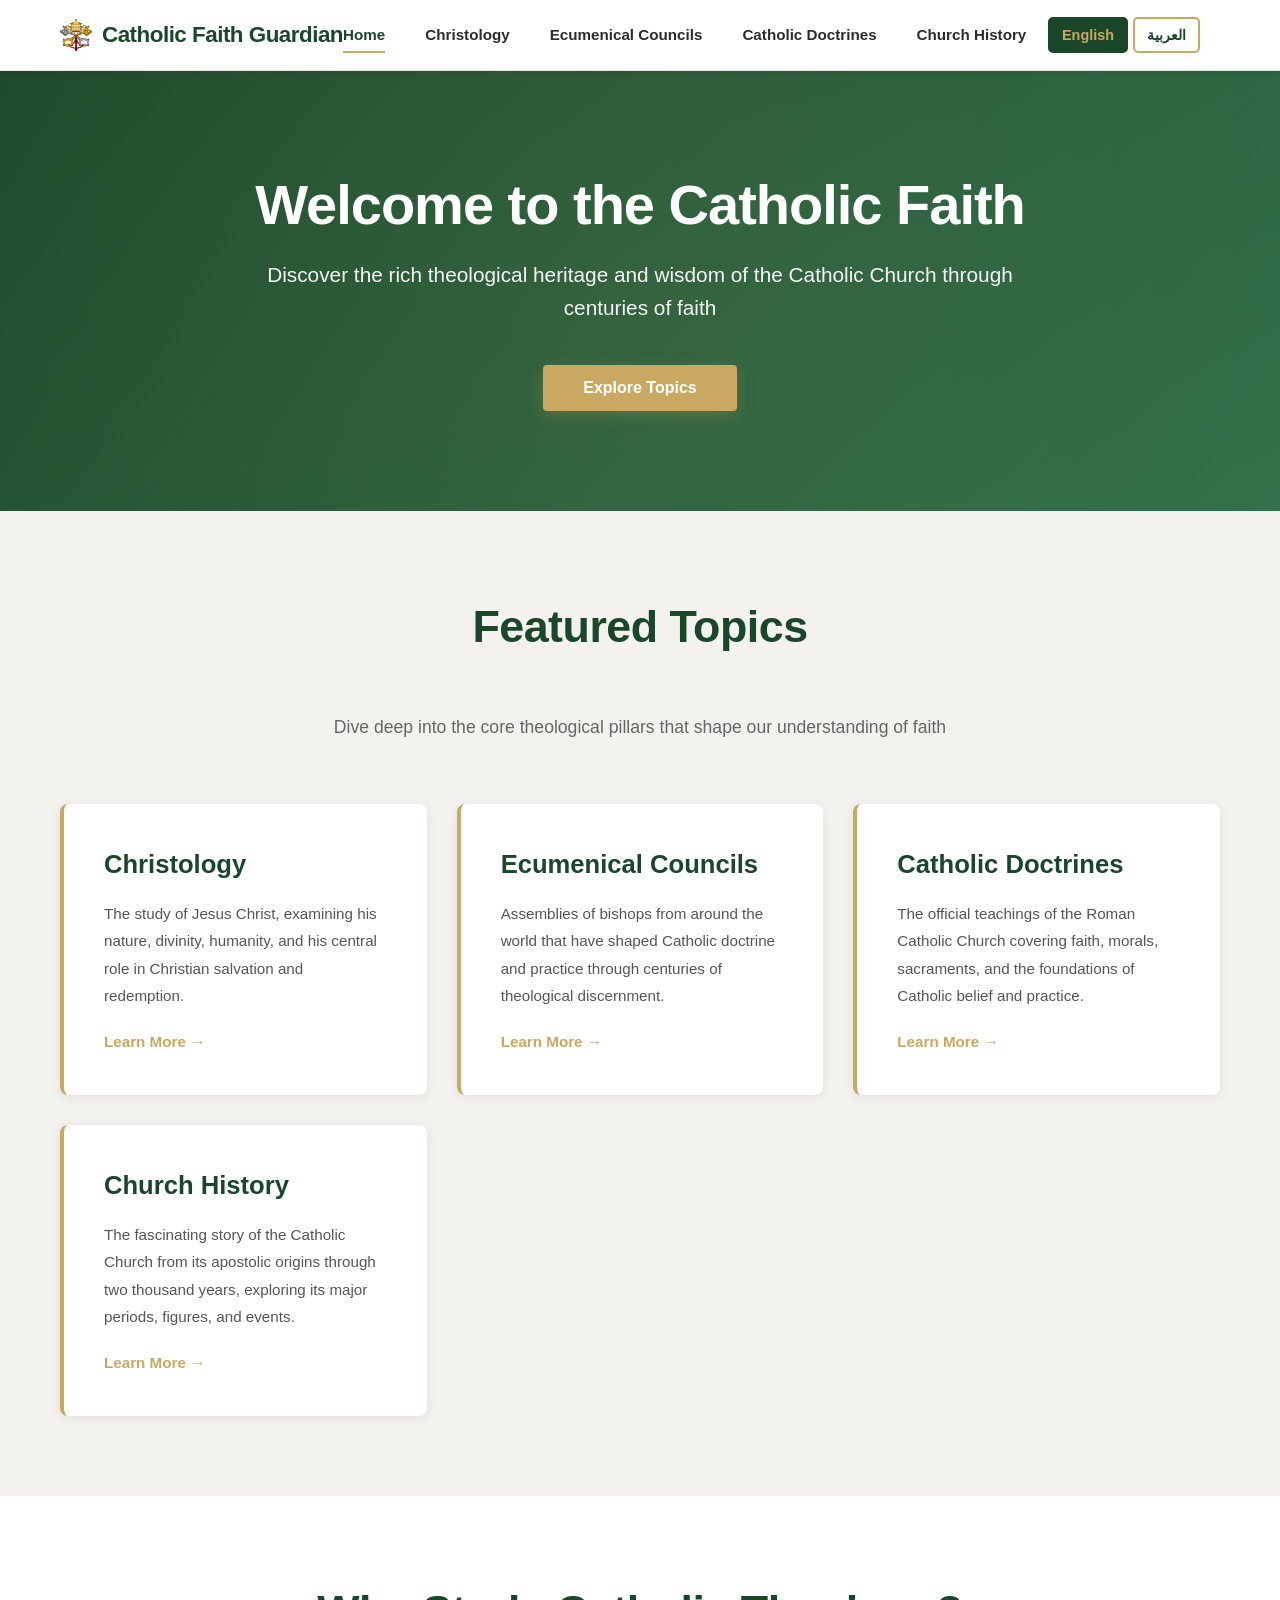
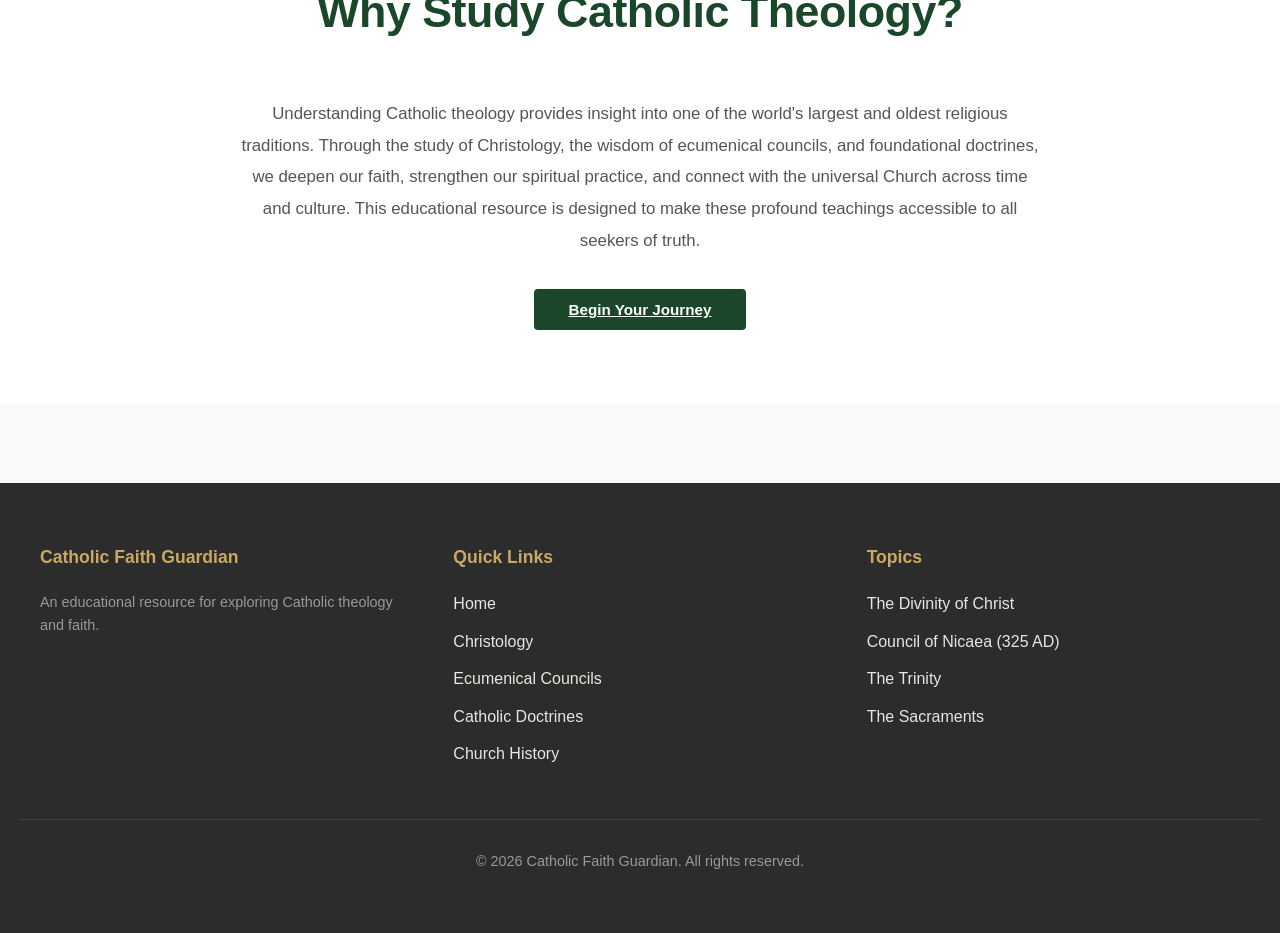
<file: index.html>
<!DOCTYPE html>
<html lang="en">
<head>
    <meta charset="UTF-8">
    <meta name="viewport" content="width=device-width, initial-scale=1.0">
    <meta name="description" content="Explore the foundations of Catholic theology - Christology, Ecumenical Councils, and Catholic Doctrines.">
    <title>Catholic Faith Guardian - Explore Catholic Theology</title>
    <link rel="stylesheet" href="style.css">
    <script src="translations.js"></script>
</head>
<body>
    <!-- Navigation Bar -->
    <nav class="navbar">
        <div class="nav-container">
            <a href="index.html" class="logo">
                <img src="Emblem_of_the_Holy_See_(no_background).svg" alt="Vatican Logo" class="logo-icon">
                <span data-i18n="homeTitle">Catholic Faith Guardian</span>
            </a>
            <ul class="nav-menu">
                <li class="nav-item">
                    <a href="index.html" class="nav-link" data-i18n="home">Home</a>
                </li>
                <li class="nav-item">
                    <a href="christology.html" class="nav-link" data-i18n="christology">Christology</a>
                </li>
                <li class="nav-item">
                    <a href="ecumenical.html" class="nav-link" data-i18n="ecumenical">Ecumenical Councils</a>
                </li>
                <li class="nav-item">
                    <a href="doctrines.html" class="nav-link" data-i18n="doctrines">Catholic Doctrines</a>
                </li>
                <li class="nav-item">
                    <a href="history.html" class="nav-link" data-i18n="history">Church History</a>
                </li>
            </ul>
            <div class="language-switcher">
                <button class="lang-btn active" data-lang="en" data-i18n="englishLang">English</button>
                <button class="lang-btn" data-lang="ar" data-i18n="arabicLang">العربية</button>
            </div>
            <div class="hamburger">
                <span></span>
                <span></span>
                <span></span>
            </div>
        </div>
    </nav>

    <!-- Hero Section -->
    <section class="hero">
        <div class="hero-content">
            <h1 class="hero-title" data-i18n="indexHeroTitle">Discover the rich theological heritage and wisdom of the Catholic Church through centuries of faith</h1>
            <p class="hero-subtitle" data-i18n="indexHeroSubtitle">Explore Topics</p>
            <button class="cta-button" data-i18n="exploreTopics">Explore More</button>
        </div>
    </section>

    <!-- Featured Topics Section -->
    <section class="featured-topics">
        <main>
            <h2 class="section-title" data-i18n="featuredTopics">Featured Topics</h2>
            <p class="section-subtitle" data-i18n="featuredSubtitle">Dive deep into the core theological pillars that shape our understanding of faith</p>
            
            <div class="cards-grid">
                <!-- Christology Card -->
                <div class="card">
                    <h3 class="card-title" data-i18n="christologyCardTitle">Christology</h3>
                    <p class="card-text" data-i18n="christologyCardDesc">The study of Jesus Christ, examining his nature, divinity, humanity, and his central role in Christian salvation and redemption.</p>
                    <a href="christology.html" class="card-link" data-i18n="learnMore">Learn More →</a>
                </div>

                <!-- Ecumenical Councils Card -->
                <div class="card">
                    <h3 class="card-title" data-i18n="ecumenicalCardTitle">Ecumenical Councils</h3>
                    <p class="card-text" data-i18n="ecumenicalCardDesc">Assemblies of bishops from around the world that have shaped Catholic doctrine and practice through centuries of theological discernment.</p>
                    <a href="ecumenical.html" class="card-link" data-i18n="learnMore">Learn More →</a>
                </div>

                <!-- Catholic Doctrines Card -->
                <div class="card">
                    <h3 class="card-title" data-i18n="doctrinesCardTitle">Catholic Doctrines</h3>
                    <p class="card-text" data-i18n="doctrinesCardDesc">The official teachings of the Roman Catholic Church covering faith, morals, sacraments, and the foundations of Catholic belief and practice.</p>
                    <a href="doctrines.html" class="card-link" data-i18n="learnMore">Learn More →</a>
                </div>

                <!-- Church History Card -->
                <div class="card">
                    <h3 class="card-title" data-i18n="historyCardTitle">Church History</h3>
                    <p class="card-text" data-i18n="historyCardDesc">The fascinating story of the Catholic Church from its apostolic origins through two thousand years, exploring its major periods, figures, and events.</p>
                    <a href="history.html" class="card-link" data-i18n="learnMore">Learn More →</a>
                </div>
            </div>
        </main>
    </section>

    <!-- Explore Section -->
    <section class="explore-section">
        <main>
            <div class="explore-content">
                <h2 class="section-title" data-i18n="whyStudyTitle">Why Study Catholic Theology?</h2>
                <p class="explore-text" data-i18n="whyStudyText">Understanding Catholic theology provides insight into one of the world's largest and oldest religious traditions. Through the study of Christology, the wisdom of ecumenical councils, and foundational doctrines, we deepen our faith, strengthen our spiritual practice, and connect with the universal Church across time and culture. This educational resource is designed to make these profound teachings accessible to all seekers of truth.</p>
                <a href="christology.html" class="explore-button" data-i18n="beginJourney">Begin Your Journey</a>
            </div>
        </main>
    </section>

    <!-- Footer -->
    <footer>
        <div class="footer-container">
            <div class="footer-section">
                <h3 data-i18n="homeTitle">Catholic Faith Guardian</h3>
                <p style="margin: 0; color: #999; font-size: 0.9rem;" data-i18n="about">An educational resource for exploring Catholic theology and faith.</p>
            </div>
            <div class="footer-section">
                <h3 data-i18n="quickLinks">Quick Links</h3>
                <ul class="footer-links">
                    <li><a href="index.html" data-i18n="home">Home</a></li>
                    <li><a href="christology.html" data-i18n="christology">Christology</a></li>
                    <li><a href="ecumenical.html" data-i18n="ecumenical">Ecumenical Councils</a></li>
                    <li><a href="doctrines.html" data-i18n="doctrines">Catholic Doctrines</a></li>
                    <li><a href="history.html" data-i18n="history">Church History</a></li>
                </ul>
            </div>
            <div class="footer-section">
                <h3 data-i18n="topics">Topics</h3>
                <ul class="footer-links">
                    <li><a href="christology.html#divinity" data-i18n="divinityOfChrist">Divinity of Christ</a></li>
                    <li><a href="ecumenical.html#nicaea" data-i18n="nicaea">Council of Nicaea</a></li>
                    <li><a href="doctrines.html#trinity" data-i18n="trinity">The Trinity</a></li>
                    <li><a href="doctrines.html#sacraments" data-i18n="sacraments">The Sacraments</a></li>
                </ul>
            </div>
        </div>
        <div class="footer-bottom">
            <p data-i18n="copyright">&copy; 2026 Catholic Faith Guardian. All rights reserved.</p>
        </div>
    </footer>

    <script src="script.js"></script>
</body>
</html>
</file>
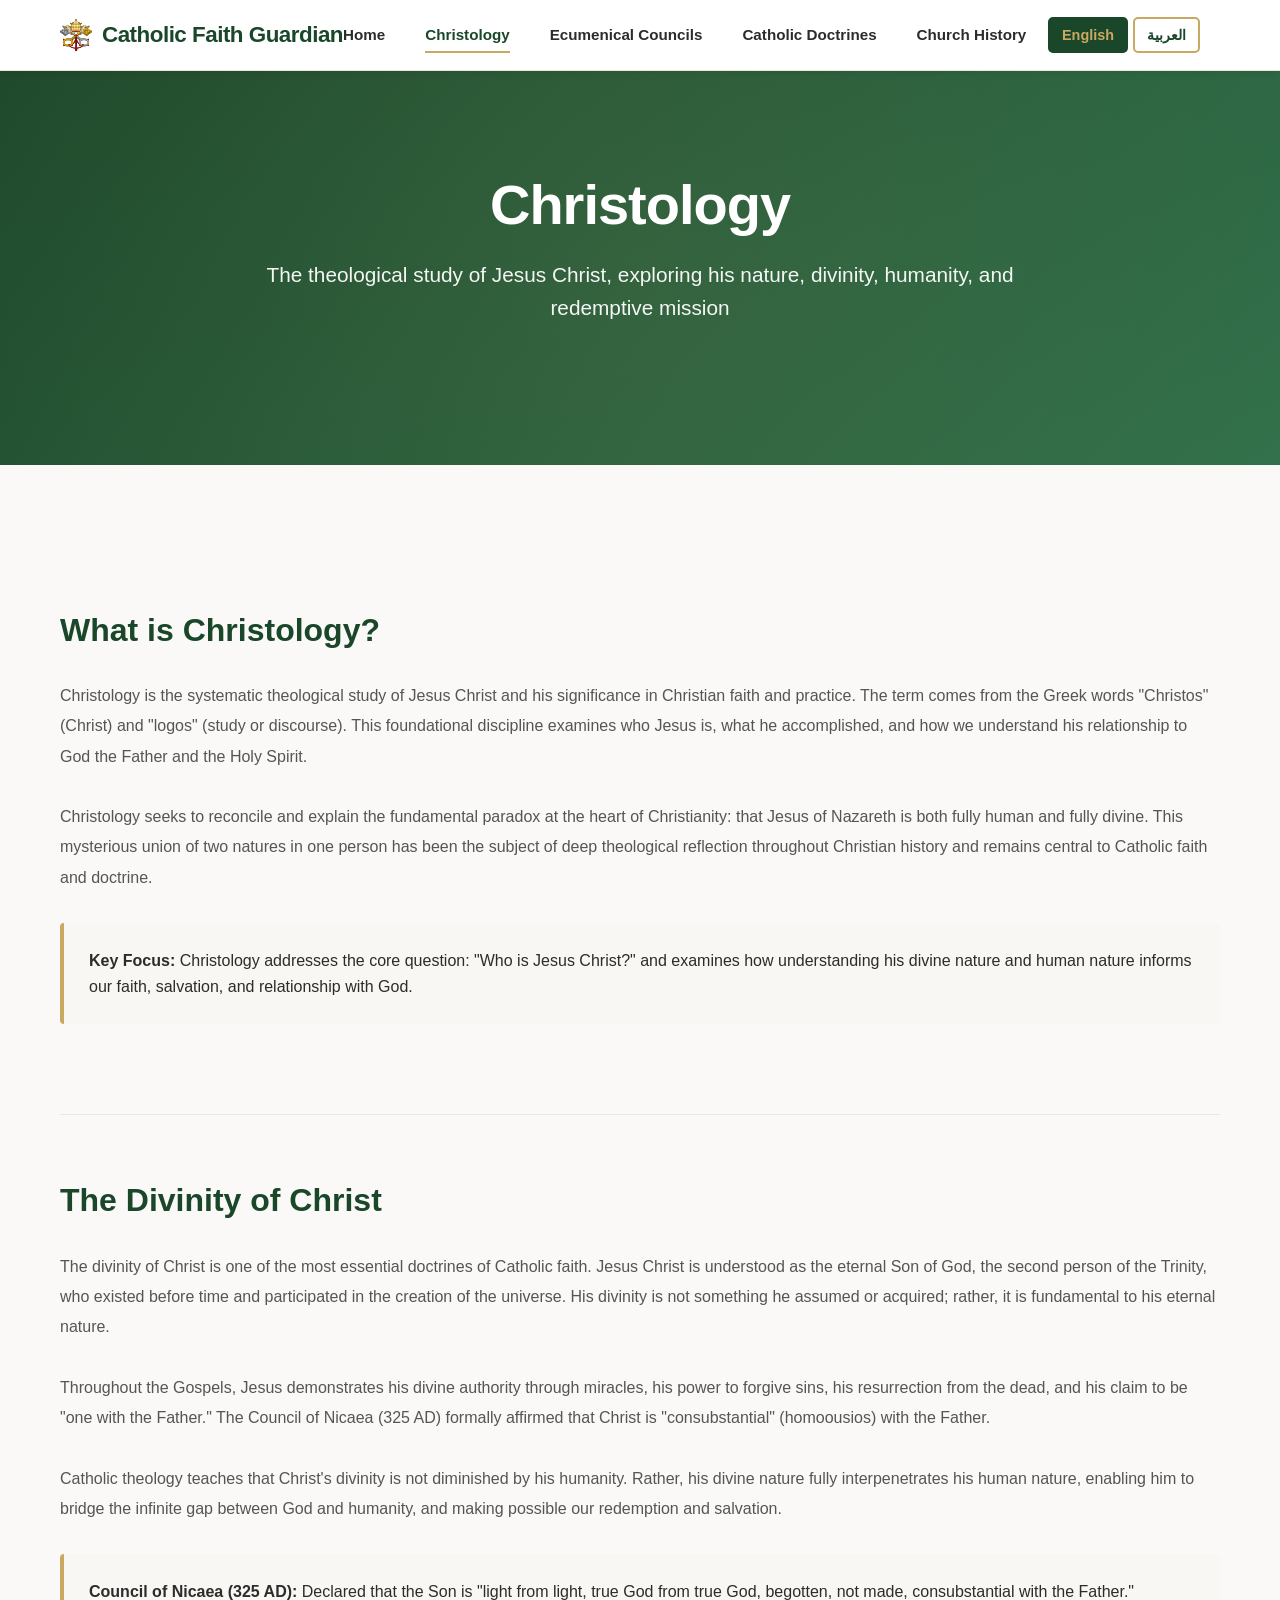
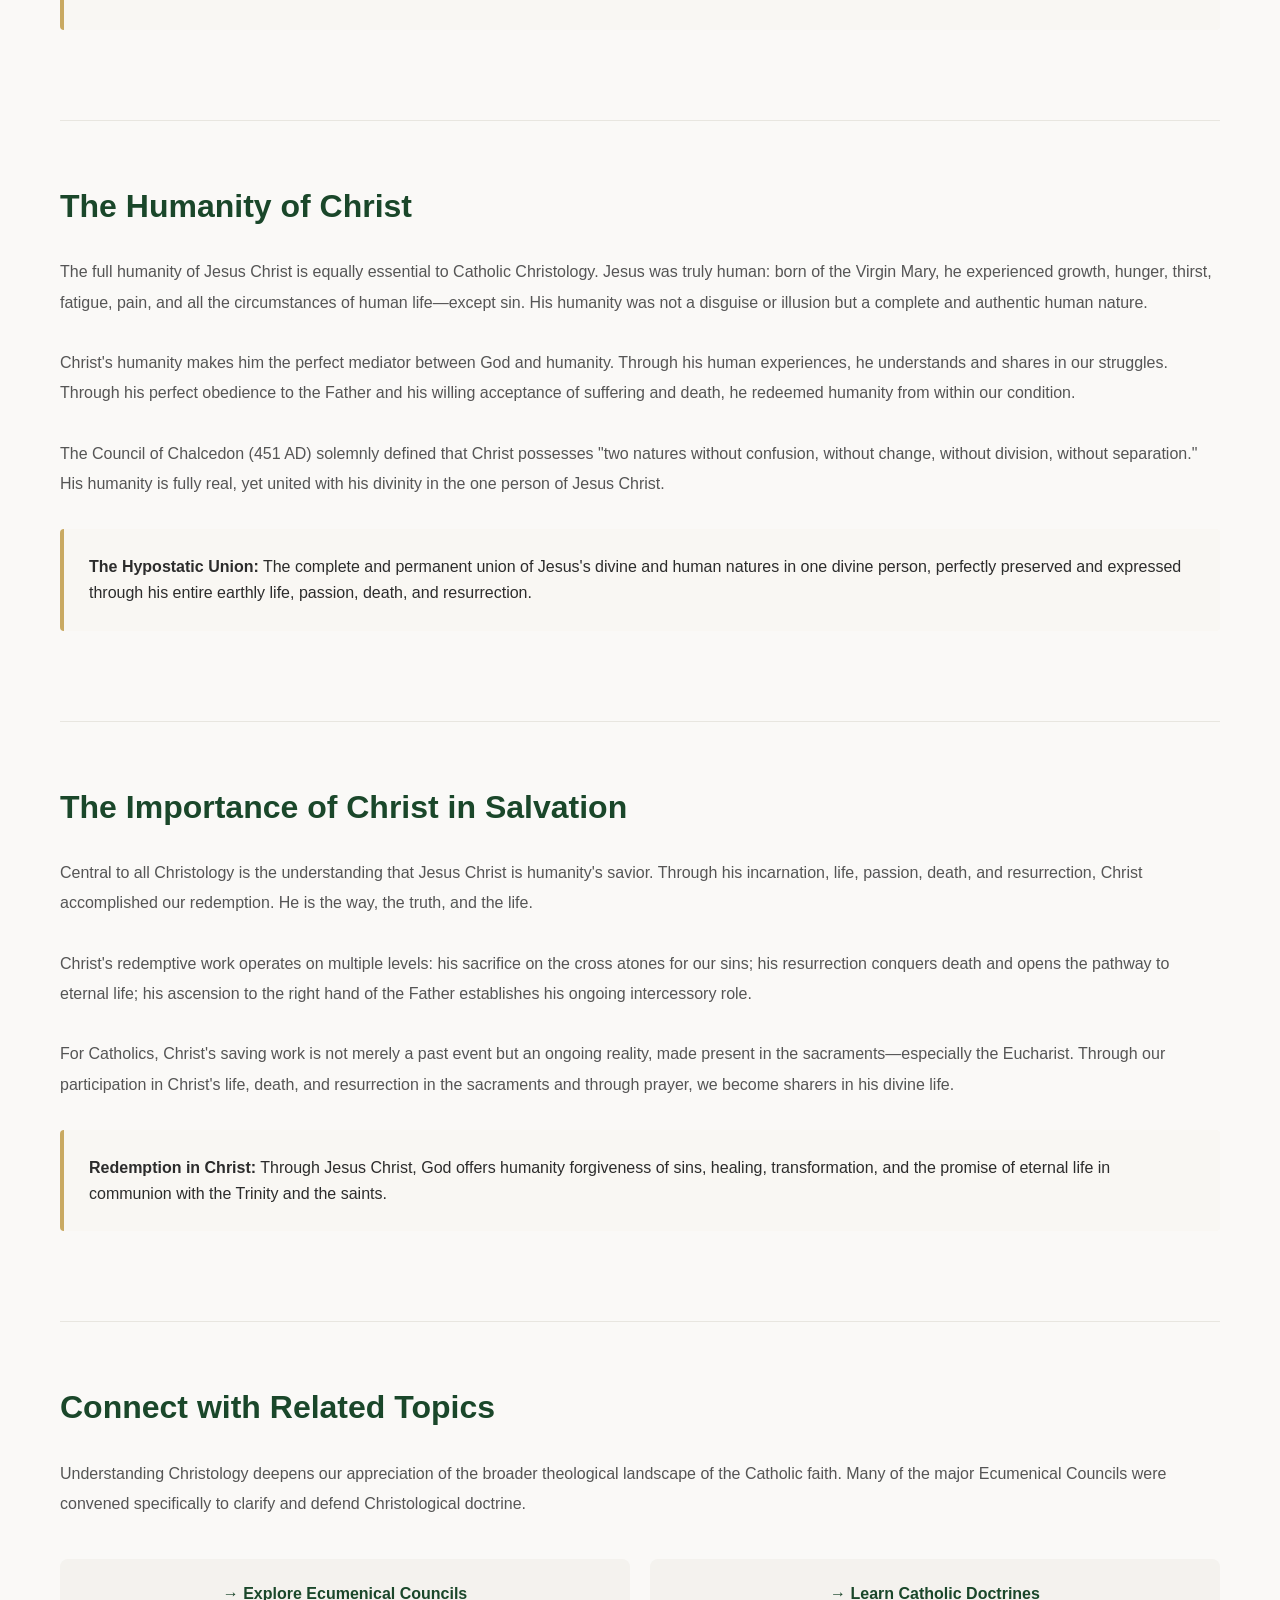
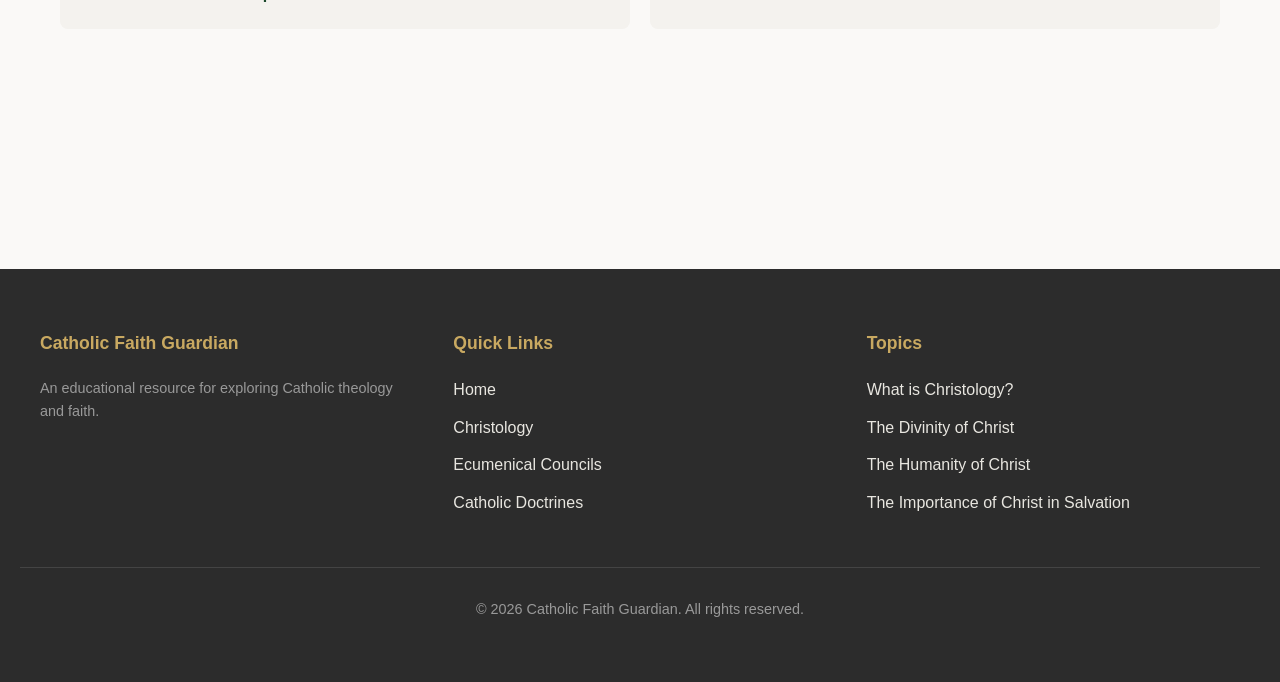
<file: christology.html>
<!DOCTYPE html>
<html lang="en">
<head>
    <meta charset="UTF-8">
    <meta name="viewport" content="width=device-width, initial-scale=1.0">
    <meta name="description" content="Learn about Christology - the study of Jesus Christ, his divinity, humanity, and role in salvation.">
    <title>Christology - Catholic Faith Guardian</title>
    <link rel="stylesheet" href="style.css">
    <script src="translations.js"></script>
</head>
<body>
    <!-- Navigation Bar -->
    <nav class="navbar">
        <div class="nav-container">
            <a href="index.html" class="logo">
                <img src="Emblem_of_the_Holy_See_(no_background).svg" alt="Vatican Logo" class="logo-icon">
                <span data-i18n="homeTitle">Catholic Faith Guardian</span>
            </a>
            <ul class="nav-menu">
                <li class="nav-item">
                    <a href="index.html" class="nav-link" data-i18n="home">Home</a>
                </li>
                <li class="nav-item">
                    <a href="christology.html" class="nav-link" data-i18n="christology">Christology</a>
                </li>
                <li class="nav-item">
                    <a href="ecumenical.html" class="nav-link" data-i18n="ecumenical">Ecumenical Councils</a>
                </li>
                <li class="nav-item">
                    <a href="doctrines.html" class="nav-link" data-i18n="doctrines">Catholic Doctrines</a>
                </li>
                <li class="nav-item">
                    <a href="history.html" class="nav-link" data-i18n="history">Church History</a>
                </li>
            </ul>
            <div class="language-switcher">
                <button class="lang-btn active" data-lang="en" data-i18n="englishLang">English</button>
                <button class="lang-btn" data-lang="ar" data-i18n="arabicLang">العربية</button>
            </div>
            <div class="hamburger">
                <span></span>
                <span></span>
                <span></span>
            </div>
        </div>
    </nav>

    <!-- Hero Section -->
    <section class="hero">
        <div class="hero-content">
            <h1 class="hero-title" data-i18n="christologyTitle">Christology</h1>
            <p class="hero-subtitle" data-i18n="christologySubtitle">The theological study of Jesus Christ, exploring his nature, divinity, humanity, and redemptive mission</p>
        </div>
    </section>

    <!-- Main Content -->
    <main>
        <section class="section">
            <div class="detail-section">
                <h2 class="detail-title" id="what" data-i18n="whatIsChristology">What is Christology?</h2>
                <p class="detail-content" data-i18n="whatChristologyP1">Christology is the systematic theological study of Jesus Christ and his significance in Christian faith and practice. The term comes from the Greek words "Christos" (Christ) and "logos" (study or discourse). This foundational discipline examines who Jesus is, what he accomplished, and how we understand his relationship to God the Father and the Holy Spirit.</p>
                <p class="detail-content" data-i18n="whatChristologyP2">Christology seeks to reconcile and explain the fundamental paradox at the heart of Christianity: that Jesus of Nazareth is both fully human and fully divine. This mysterious union of two natures in one person has been the subject of deep theological reflection throughout Christian history and remains central to Catholic faith and doctrine.</p>
                <div class="detail-highlight">
                    <strong data-i18n="keyFocus">Key Focus:</strong> <span data-i18n="keyFocusText">Christology addresses the core question: "Who is Jesus Christ?" and examines how understanding his divine nature and human nature informs our faith, salvation, and relationship with God.</span>
                </div>
            </div>

            <div class="detail-section">
                <h2 class="detail-title" id="divinity" data-i18n="divinityOfChrist">The Divinity of Christ</h2>
                <p class="detail-content" data-i18n="divinityP1">The divinity of Christ is one of the most essential doctrines of Catholic faith. Jesus Christ is understood as the eternal Son of God, the second person of the Trinity, who existed before time and participated in the creation of the universe. His divinity is not something he assumed or acquired; rather, it is fundamental to his eternal nature.</p>
                <p class="detail-content" data-i18n="divinityP2">Throughout the Gospels, Jesus demonstrates his divine authority through miracles, his power to forgive sins, his resurrection from the dead, and his claim to be "one with the Father." The Council of Nicaea (325 AD) formally affirmed that Christ is "consubstantial" (homoousios) with the Father—of the same substance—establishing this truth as a core doctrine of the universal Church.</p>
                <p class="detail-content" data-i18n="divinityP3">Catholic theology teaches that Christ's divinity is not diminished or compromised by his humanity. Rather, his divine nature fully interpenetrates his human nature, enabling him to bridge the infinite gap between God and humanity, and making possible our redemption and salvation.</p>
                <div class="detail-highlight">
                    <strong data-i18n="nicaeaHighlight">Council of Nicaea (325 AD):</strong> <span data-i18n="nicaeaQuote">Declared that the Son is "light from light, true God from true God, begotten, not made, consubstantial with the Father."</span>
                </div>
            </div>

            <div class="detail-section">
                <h2 class="detail-title" id="humanity" data-i18n="humanityOfChrist">The Humanity of Christ</h2>
                <p class="detail-content" data-i18n="humanityP1">The full humanity of Jesus Christ is equally essential to Catholic Christology. Jesus was truly human: born of the Virgin Mary, he experienced growth, hunger, thirst, fatigue, pain, and all the circumstances of human life—except sin. His humanity was not a disguise or illusion but a complete and authentic human nature.</p>
                <p class="detail-content" data-i18n="humanityP2">Christ's humanity makes him the perfect mediator between God and humanity. Through his human experiences, he understands and shares in our struggles. Through his perfect obedience to the Father and his willing acceptance of suffering and death, he redeemed humanity from within our condition, showing us that human existence, even in its weakness and suffering, can be sanctified and made holy.</p>
                <p class="detail-content" data-i18n="humanityP3">The Council of Chalcedon (451 AD) solemnly defined that Christ possesses "two natures without confusion, without change, without division, without separation." His humanity is fully real, yet united with his divinity in the one person of Jesus Christ. This union is called the "hypostatic union" and remains one of theology's most profound mysteries.</p>
                <div class="detail-highlight">
                    <strong data-i18n="hypostaticUnion">The Hypostatic Union:</strong> <span data-i18n="hypostaticUnionText">The complete and permanent union of Jesus's divine and human natures in one divine person, perfectly preserved and expressed through his entire earthly life, passion, death, and resurrection.</span>
                </div>
            </div>

            <div class="detail-section">
                <h2 class="detail-title" id="salvation" data-i18n="salvationInChrist">The Importance of Christ in Salvation</h2>
                <p class="detail-content" data-i18n="salvationP1">Central to all Christology is the understanding that Jesus Christ is humanity's savior. Through his incarnation, life, passion, death, and resurrection, Christ accomplished our redemption. He is the way, the truth, and the life—the means by which fallen humanity is reconciled with God and restored to full communion with the Trinity.</p>
                <p class="detail-content" data-i18n="salvationP2">Christ's redemptive work operates on multiple levels: his sacrifice on the cross atones for our sins; his resurrection conquers death and opens the pathway to eternal life; his ascension to the right hand of the Father establishes his ongoing intercessory role; and his promised return ensures the completion of God's plan for creation and history.</p>
                <p class="detail-content" data-i18n="salvationP3">For Catholics, Christ's saving work is not merely a past event but an ongoing reality, made present in the sacraments—especially the Eucharist. Through our participation in Christ's life, death, and resurrection in the sacraments and through prayer, we become sharers in his divine life and heirs of his promised glory.</p>
                <div class="detail-highlight">
                    <strong data-i18n="redemptionHighlight">Redemption in Christ:</strong> <span data-i18n="redemptionText">Through Jesus Christ, God offers humanity forgiveness of sins, healing, transformation, and the promise of eternal life in communion with the Trinity and the saints.</span>
                </div>
            </div>

            <div class="detail-section">
                <h2 class="detail-title" data-i18n="connectRelated">Connect with Related Topics</h2>
                <p class="detail-content" data-i18n="connectText">Understanding Christology deepens our appreciation of the broader theological landscape of the Catholic faith. Many of the major Ecumenical Councils were convened specifically to clarify and defend Christological doctrine against false teachings and heresies. Furthermore, core Catholic doctrines such as the Trinity, the Incarnation, the role of Mary, and the nature of the sacraments are all intimately connected to Christology.</p>
                <div style="display: grid; grid-template-columns: repeat(auto-fit, minmax(250px, 1fr)); gap: 20px; margin-top: 40px;">
                    <a href="ecumenical.html" data-i18n="exploreEcumenical" style="padding: 20px; background: #f4f2ee; border-radius: 8px; text-decoration: none; color: #1a472a; font-weight: 600; text-align: center; transition: all 0.3s ease; border: 2px solid transparent;" onmouseover="this.style.borderColor='#c9a961'; this.style.backgroundColor='#ffffff';" onmouseout="this.style.borderColor='transparent'; this.style.backgroundColor='#f4f2ee';">
                        → Explore Ecumenical Councils
                    </a>
                    <a href="doctrines.html" data-i18n="learnDoctrines" style="padding: 20px; background: #f4f2ee; border-radius: 8px; text-decoration: none; color: #1a472a; font-weight: 600; text-align: center; transition: all 0.3s ease; border: 2px solid transparent;" onmouseover="this.style.borderColor='#c9a961'; this.style.backgroundColor='#ffffff';" onmouseout="this.style.borderColor='transparent'; this.style.backgroundColor='#f4f2ee';">
                        → Learn Catholic Doctrines
                    </a>
                </div>
            </div>
        </section>
    </main>

    <!-- Footer -->
    <footer>
        <div class="footer-container">
            <div class="footer-section">
                <h3 data-i18n="homeTitle">Catholic Faith Guardian</h3>
                <p style="margin: 0; color: #999; font-size: 0.9rem;" data-i18n="about">An educational resource for exploring Catholic theology and faith.</p>
            </div>
            <div class="footer-section">
                <h3 data-i18n="quickLinks">Quick Links</h3>
                <ul class="footer-links">
                    <li><a href="index.html" data-i18n="home">Home</a></li>
                    <li><a href="christology.html" data-i18n="christology">Christology</a></li>
                    <li><a href="ecumenical.html" data-i18n="ecumenical">Ecumenical Councils</a></li>
                    <li><a href="doctrines.html" data-i18n="doctrines">Catholic Doctrines</a></li>
                </ul>
            </div>
            <div class="footer-section">
                <h3 data-i18n="topics">On This Page</h3>
                <ul class="footer-links">
                    <li><a href="#what" data-i18n="whatIsChristology">What is Christology?</a></li>
                    <li><a href="#divinity" data-i18n="divinityOfChrist">Divinity of Christ</a></li>
                    <li><a href="#humanity" data-i18n="humanityOfChrist">Humanity of Christ</a></li>
                    <li><a href="#salvation" data-i18n="salvationInChrist">Salvation in Christ</a></li>
                </ul>
            </div>
        </div>
        <div class="footer-bottom">
            <p data-i18n="copyright">&copy; 2026 Catholic Faith Guardian. All rights reserved.</p>
        </div>
    </footer>

    <script src="script.js"></script>
</body>
</html>
</file>
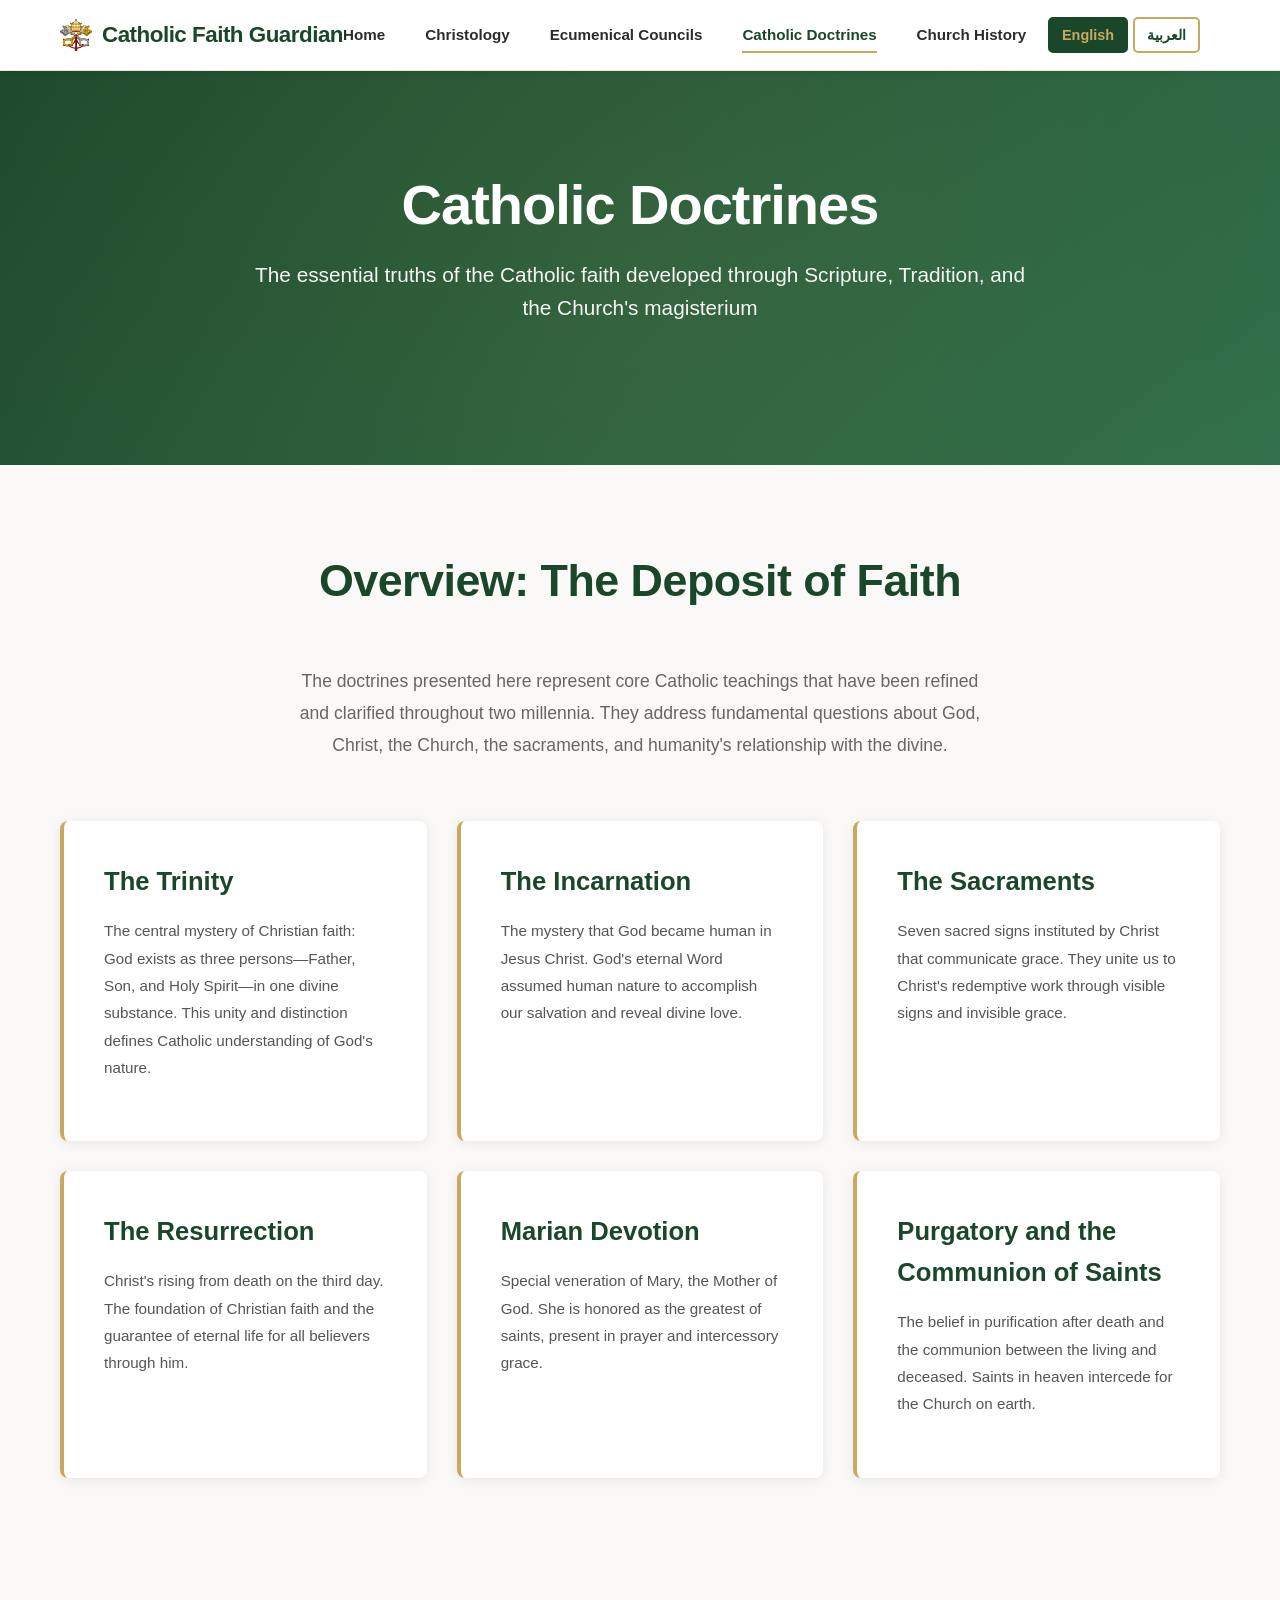
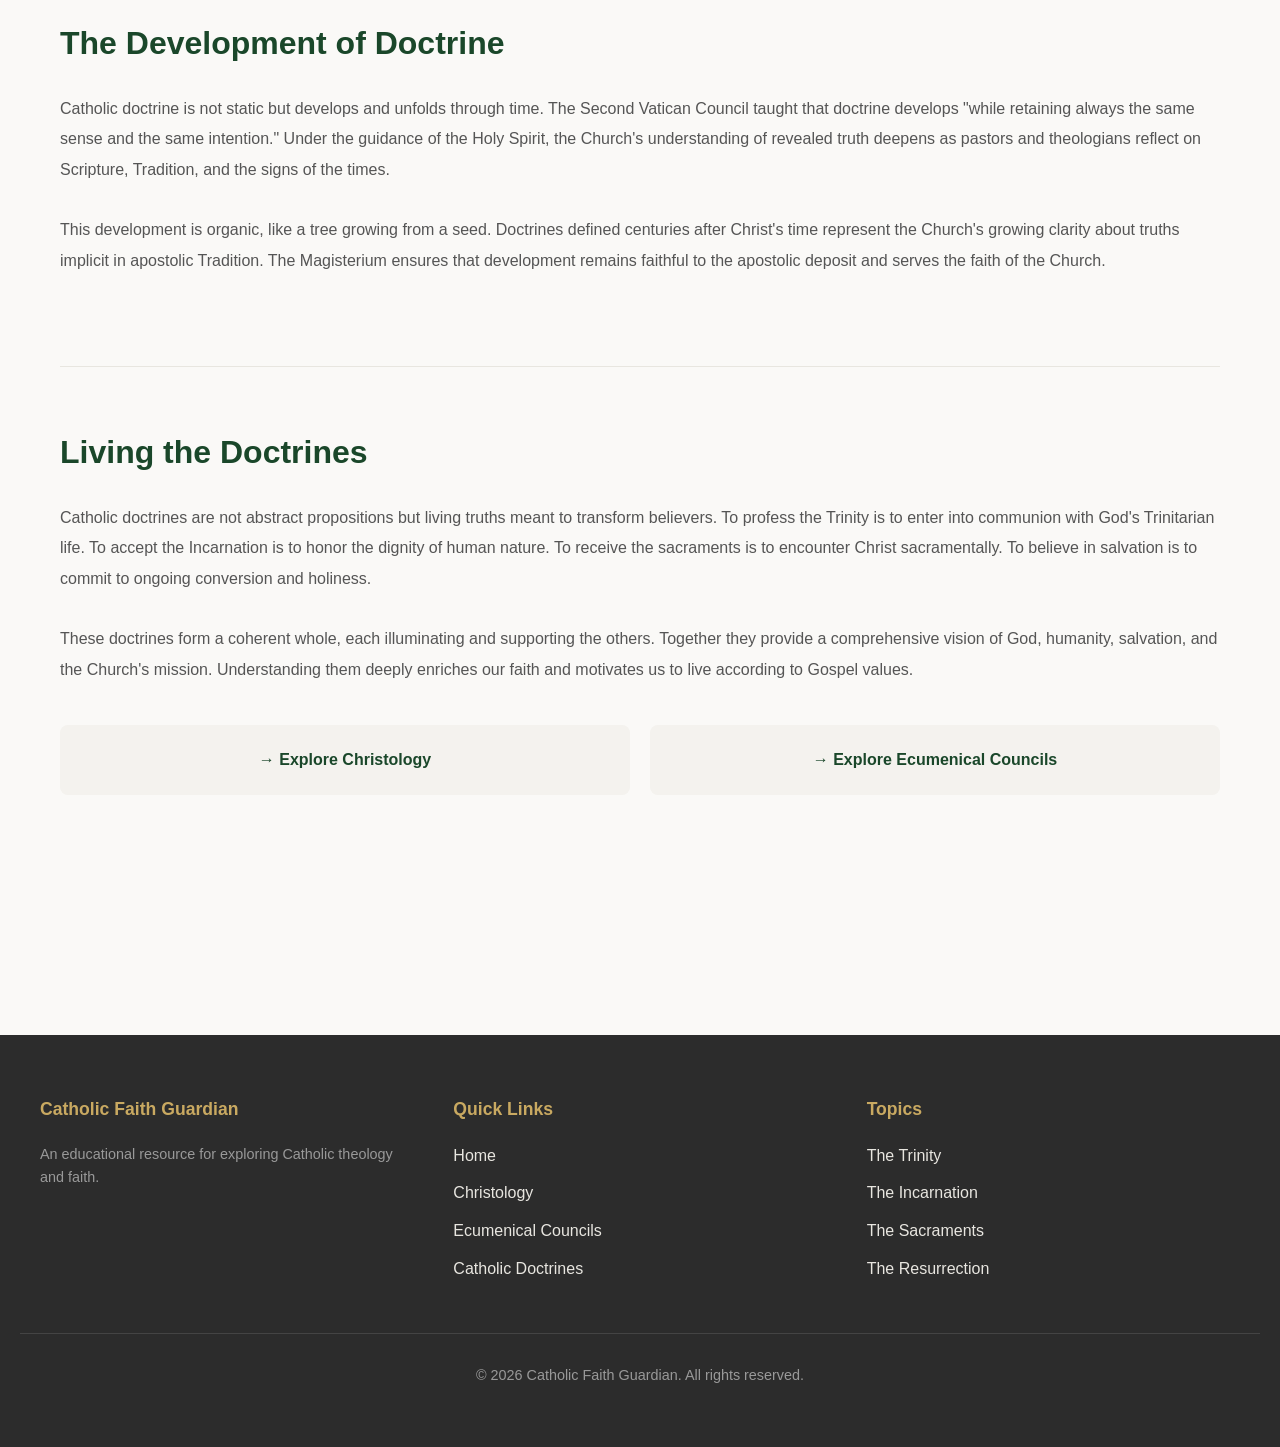
<file: doctrines.html>
<!DOCTYPE html>
<html lang="en">
<head>
    <meta charset="UTF-8">
    <meta name="viewport" content="width=device-width, initial-scale=1.0">
    <meta name="description" content="Explore the core Catholic doctrines that form the foundation of Catholic faith and practice.">
    <title>Catholic Doctrines - Catholic Faith Guardian</title>
    <link rel="stylesheet" href="style.css">
    <script src="translations.js"></script>
</head>
<body>
    <!-- Navigation Bar -->
    <nav class="navbar">
        <div class="nav-container">
            <a href="index.html" class="logo">
                <img src="Emblem_of_the_Holy_See_(no_background).svg" alt="Vatican Logo" class="logo-icon">
                <span data-i18n="homeTitle">Catholic Faith Guardian</span>
            </a>
            <ul class="nav-menu">
                <li class="nav-item">
                    <a href="index.html" class="nav-link" data-i18n="home">Home</a>
                </li>
                <li class="nav-item">
                    <a href="christology.html" class="nav-link" data-i18n="christology">Christology</a>
                </li>
                <li class="nav-item">
                    <a href="ecumenical.html" class="nav-link" data-i18n="ecumenical">Ecumenical Councils</a>
                </li>
                <li class="nav-item">
                    <a href="doctrines.html" class="nav-link" data-i18n="doctrines">Catholic Doctrines</a>
                </li>
                <li class="nav-item">
                    <a href="history.html" class="nav-link" data-i18n="history">Church History</a>
                </li>
            </ul>
            <div class="language-switcher">
                <button class="lang-btn active" data-lang="en" data-i18n="englishLang">English</button>
                <button class="lang-btn" data-lang="ar" data-i18n="arabicLang">العربية</button>
            </div>
            <div class="hamburger">
                <span></span>
                <span></span>
                <span></span>
            </div>
        </div>
    </nav>

    <!-- Hero Section -->
    <section class="hero">
        <div class="hero-content">
            <h1 class="hero-title" data-i18n="doctrinesTitle">Catholic Doctrines</h1>
            <p class="hero-subtitle" data-i18n="doctrinesSubtitle">The official teachings of the Roman Catholic Church that form the foundation of faith, morals, and spiritual practice</p>
        </div>
    </section>

    <!-- Main Content -->
    <main>
        <section class="section">
            <h2 class="section-title" data-i18n="depositOfFaith">Overview: The Deposit of Faith</h2>
            <p class="section-subtitle" data-i18n="depositP2">These fundamental teachings have been preserved and transmitted through apostolic tradition and developed by the Magisterium of the Church</p>
            
            <div class="cards-grid">
                <!-- The Trinity -->
                <div class="card">
                    <h3 class="card-title" id="trinity" data-i18n="trinity">The Trinity</h3>
                    <p class="card-text" data-i18n="trinityDesc">The mystery of the Trinity teaches that there is one God in three divine persons: the Father, the Son, and the Holy Spirit. Each person is fully God, yet they are not three gods but one God. This central mystery of Christian faith reveals that God is not solitary but a communion of divine persons united in eternal love.</p>
                </div>

                <!-- The Incarnation -->
                <div class="card">
                    <h3 class="card-title" id="incarnation" data-i18n="incarnation">The Incarnation</h3>
                    <p class="card-text" data-i18n="incarnationDesc">The doctrine of the Incarnation proclaims that God became human in Jesus Christ. The eternal Word of God assumed a complete human nature while remaining fully divine. This union of divine and human in one person is unprecedented and constitutes the central event of human history, enabling our salvation and revealing God's infinite love for humanity.</p>
                </div>

                <!-- The Sacraments -->
                <div class="card">
                    <h3 class="card-title" id="sacraments" data-i18n="sacraments">The Sacraments</h3>
                    <p class="card-text" data-i18n="sacramentDesc">Catholic doctrine recognizes seven sacraments: Baptism, Confirmation, Eucharist, Penance, Anointing of the Sick, Holy Orders, and Matrimony. Sacraments are efficacious signs of grace—visible, tangible expressions of God's invisible grace working in our lives. Through the sacraments, Christ continues his redemptive work in the Church and sanctifies believers.</p>
                </div>

                <!-- Resurrection -->
                <div class="card">
                    <h3 class="card-title" id="resurrection" data-i18n="resurrection">The Resurrection</h3>
                    <p class="card-text" data-i18n="resurrectionDesc">Christ's rising from death on the third day. The foundation of Christian faith and the guarantee of eternal life for all believers through him.</p>
                </div>

                <!-- Marian Devotion -->
                <div class="card">
                    <h3 class="card-title" id="mary" data-i18n="marianDevotion">Marian Devotion</h3>
                    <p class="card-text" data-i18n="marianDesc">Catholic doctrine recognizes the unique role of the Virgin Mary as the Mother of God and the highest of all saints. Mary's Immaculate Conception, perpetual virginity, and Assumption into heaven are solemnly defined doctrines. The Church also teaches the veneration (not worship) of Mary and the saints, asking for their intercession.</p>
                </div>

                <!-- Communion of Saints -->
                <div class="card">
                    <h3 class="card-title" id="saints" data-i18n="purgatory">Communion of Saints</h3>
                    <p class="card-text" data-i18n="purgatoryDesc">The belief in purification after death and the communion between the living and deceased. Saints in heaven intercede for the Church on earth.</p>
                </div>
            </div>

            <div class="detail-section" style="margin-top: 80px;">
                <h2 class="detail-title" data-i18n="developmentOfDoctrine">The Development of Doctrine</h2>
                <p class="detail-content" data-i18n="developmentP1">Catholic doctrine is not static but develops and unfolds through time. The Second Vatican Council taught that doctrine develops "while retaining always the same sense and the same intention." Under the guidance of the Holy Spirit, the Church's understanding of revealed truth deepens as pastors and theologians reflect on Scripture, Tradition, and the signs of the times.</p>
                <p class="detail-content" data-i18n="developmentP2">This development is organic, like a tree growing from a seed. Doctrines defined centuries after Christ's time represent the Church's growing clarity about truths implicit in apostolic Tradition. The Magisterium ensures that development remains faithful to the apostolic deposit and serves the faith of the Church.</p>
            </div>

            <div class="detail-section">
                <h2 class="detail-title" data-i18n="livingDoctrine">Living the Doctrines</h2>
                <p class="detail-content" data-i18n="livingP1">Catholic doctrines are not abstract propositions but living truths meant to transform believers. To profess the Trinity is to enter into communion with God's Trinitarian life. To accept the Incarnation is to honor the dignity of human nature. To receive the sacraments is to encounter Christ sacramentally. To believe in salvation is to commit to ongoing conversion and holiness.</p>
                <p class="detail-content" data-i18n="livingP2">These doctrines form a coherent whole, each illuminating and supporting the others. Together they provide a comprehensive vision of God, humanity, salvation, and the Church's mission. Understanding them deeply enriches our faith and motivates us to live according to Gospel values.</p>
                <div style="display: grid; grid-template-columns: repeat(auto-fit, minmax(250px, 1fr)); gap: 20px; margin-top: 40px;">
                    <a href="christology.html" data-i18n="exploreChristology" style="padding: 20px; background: #f4f2ee; border-radius: 8px; text-decoration: none; color: #1a472a; font-weight: 600; text-align: center; transition: all 0.3s ease; border: 2px solid transparent;" onmouseover="this.style.borderColor='#c9a961'; this.style.backgroundColor='#ffffff';" onmouseout="this.style.borderColor='transparent'; this.style.backgroundColor='#f4f2ee';">
                        ← Explore Christology
                    </a>
                    <a href="ecumenical.html" data-i18n="exploreEcumenical" style="padding: 20px; background: #f4f2ee; border-radius: 8px; text-decoration: none; color: #1a472a; font-weight: 600; text-align: center; transition: all 0.3s ease; border: 2px solid transparent;" onmouseover="this.style.borderColor='#c9a961'; this.style.backgroundColor='#ffffff';" onmouseout="this.style.borderColor='transparent'; this.style.backgroundColor='#f4f2ee';">
                        Explore Councils →
                    </a>
                </div>
            </div>
        </section>
    </main>

    <!-- Footer -->
    <footer>
        <div class="footer-container">
            <div class="footer-section">
                <h3 data-i18n="homeTitle">Catholic Faith Guardian</h3>
                <p style="margin: 0; color: #999; font-size: 0.9rem;" data-i18n="about">An educational resource for exploring Catholic theology and faith.</p>
            </div>
            <div class="footer-section">
                <h3 data-i18n="quickLinks">Quick Links</h3>
                <ul class="footer-links">
                    <li><a href="index.html" data-i18n="home">Home</a></li>
                    <li><a href="christology.html" data-i18n="christology">Christology</a></li>
                    <li><a href="ecumenical.html" data-i18n="ecumenical">Ecumenical Councils</a></li>
                    <li><a href="doctrines.html" data-i18n="doctrines">Catholic Doctrines</a></li>
                </ul>
            </div>
            <div class="footer-section">
                <h3 data-i18n="topics">Core Doctrines</h3>
                <ul class="footer-links">
                    <li><a href="#trinity" data-i18n="trinity">The Trinity</a></li>
                    <li><a href="#incarnation" data-i18n="incarnation">The Incarnation</a></li>
                    <li><a href="#sacraments" data-i18n="sacraments">The Sacraments</a></li>
                    <li><a href="#resurrection" data-i18n="resurrection">The Resurrection</a></li>
                </ul>
            </div>
        </div>
        <div class="footer-bottom">
            <p data-i18n="copyright">&copy; 2026 Catholic Faith Guardian. All rights reserved.</p>
        </div>
    </footer>

    <script src="script.js"></script>
</body>
</html>
</file>
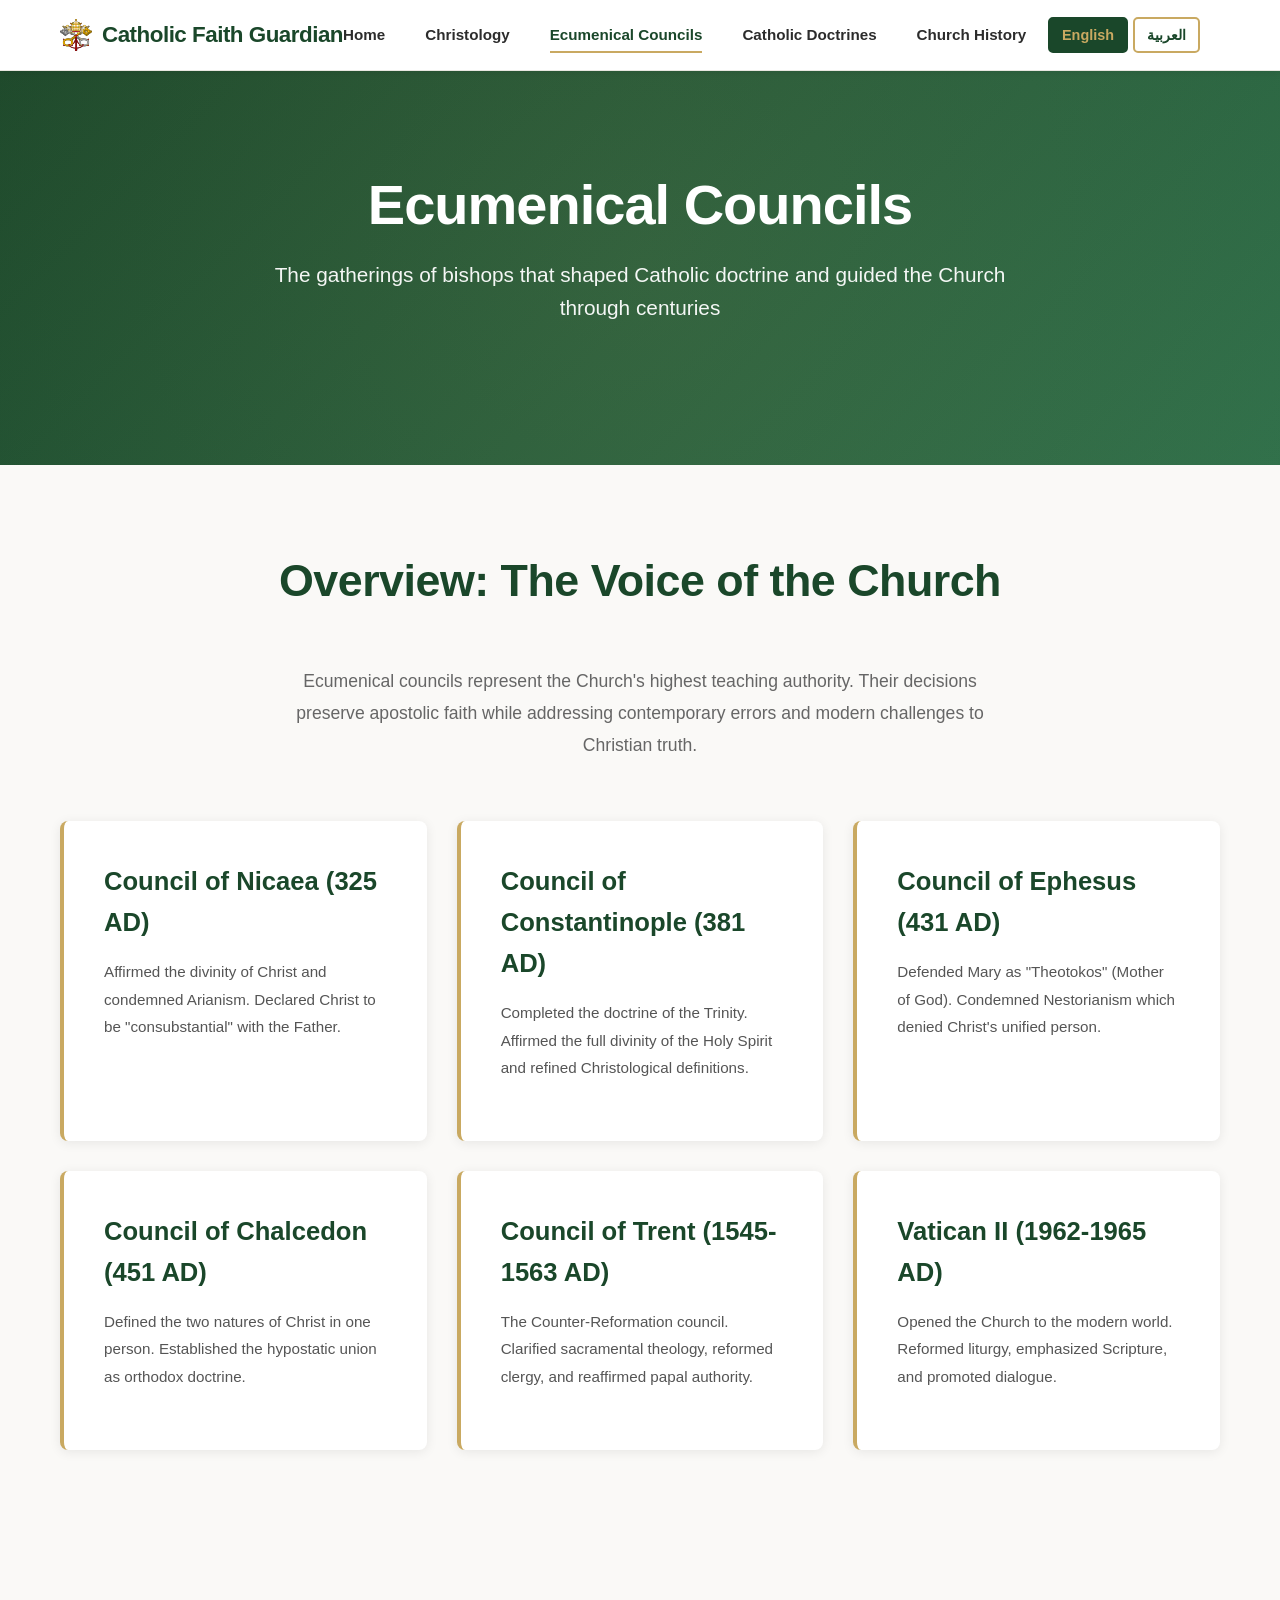
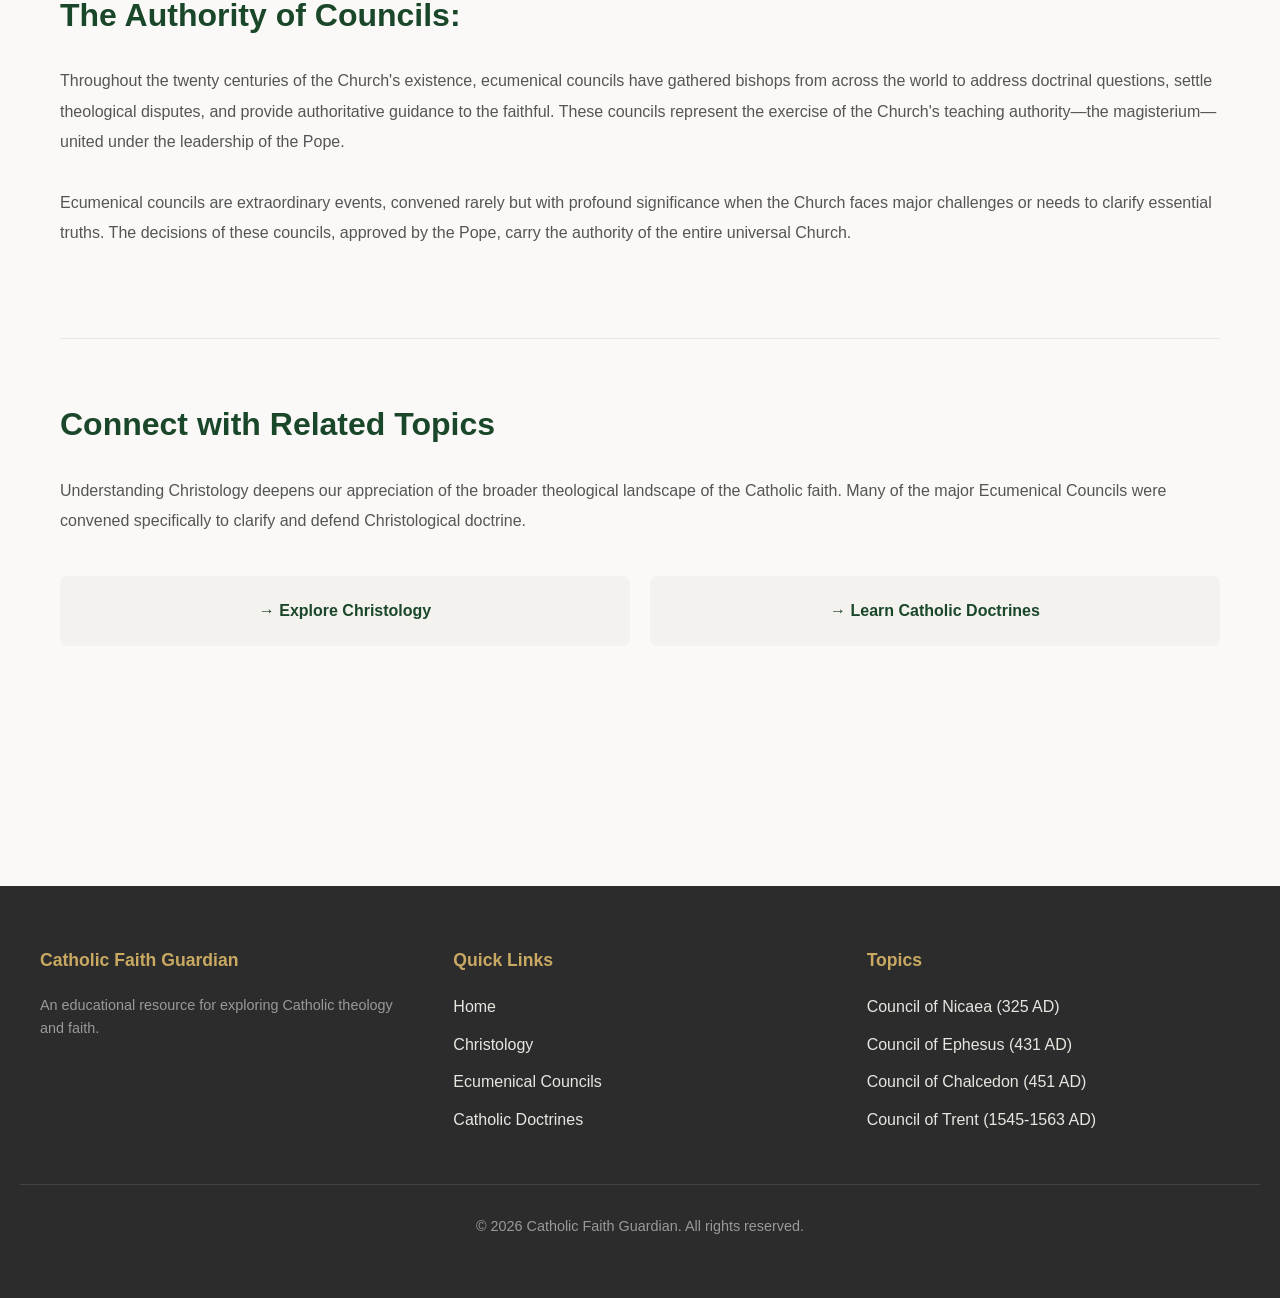
<file: ecumenical.html>
<!DOCTYPE html>
<html lang="en">
<head>
    <meta charset="UTF-8">
    <meta name="viewport" content="width=device-width, initial-scale=1.0">
    <meta name="description" content="Learn about the major Ecumenical Councils that shaped Catholic doctrine and theology.">
    <title>Ecumenical Councils - Catholic Faith Guardian</title>
    <link rel="stylesheet" href="style.css">
    <script src="translations.js"></script>
</head>
<body>
    <!-- Navigation Bar -->
    <nav class="navbar">
        <div class="nav-container">
            <a href="index.html" class="logo">
                <img src="Emblem_of_the_Holy_See_(no_background).svg" alt="Vatican Logo" class="logo-icon">
                <span data-i18n="homeTitle">Catholic Faith Guardian</span>
            </a>
            <ul class="nav-menu">
                <li class="nav-item">
                    <a href="index.html" class="nav-link" data-i18n="home">Home</a>
                </li>
                <li class="nav-item">
                    <a href="christology.html" class="nav-link" data-i18n="christology">Christology</a>
                </li>
                <li class="nav-item">
                    <a href="ecumenical.html" class="nav-link" data-i18n="ecumenical">Ecumenical Councils</a>
                </li>
                <li class="nav-item">
                    <a href="doctrines.html" class="nav-link" data-i18n="doctrines">Catholic Doctrines</a>
                </li>
                <li class="nav-item">
                    <a href="history.html" class="nav-link" data-i18n="history">Church History</a>
                </li>
            </ul>
            <div class="language-switcher">
                <button class="lang-btn active" data-lang="en" data-i18n="englishLang">English</button>
                <button class="lang-btn" data-lang="ar" data-i18n="arabicLang">العربية</button>
            </div>
            <div class="hamburger">
                <span></span>
                <span></span>
                <span></span>
            </div>
        </div>
    </nav>

    <!-- Hero Section -->
    <section class="hero">
        <div class="hero-content">
            <h1 class="hero-title" data-i18n="ecumenicalTitle">Ecumenical Councils</h1>
            <p class="hero-subtitle" data-i18n="ecumenicalSubtitle">The great assemblies of bishops that have shaped Catholic doctrine and guided the Church through centuries</p>
        </div>
    </section>

    <!-- Main Content -->
    <main>
        <section class="section">
            <h2 class="section-title" data-i18n="overviewChurch">Overview: The Voice of the Church</h2>
            <p class="section-subtitle" data-i18n="councilHighlightText">These councils represent critical moments in Church history where bishops gathered to address theological questions and guide the faithful</p>
            
            <div class="cards-grid">
                <!-- Council of Nicaea -->
                <div class="card">
                    <h3 class="card-title" id="nicaea" data-i18n="nicaea">Council of Nicaea (325 AD)</h3>
                    <p class="card-text" data-i18n="nicaeaDesc">The first ecumenical council, convened by Emperor Constantine in the city of Nicaea. This pivotal council addressed the Arian heresy and defined the relationship between God the Father and God the Son, affirming that Christ is "consubstantial" (of one substance) with the Father.</p>
                </div>

                <!-- Council of Constantinople I -->
                <div class="card">
                    <h3 class="card-title" data-i18n="constantinople">First Council of Constantinople (381 AD)</h3>
                    <p class="card-text" data-i18n="constantinopleDesc">Convened to address disputes about the Holy Spirit and to clarify Christological doctrine further. This council affirmed the divinity of the Holy Spirit and refined the understanding of the Trinity. It expanded the Nicene Creed (now called the Niceno-Constantinopolitan Creed) which is recited in Catholic liturgy today.</p>
                </div>

                <!-- Council of Ephesus -->
                <div class="card">
                    <h3 class="card-title" data-i18n="ephesus">Council of Ephesus (431 AD)</h3>
                    <p class="card-text" data-i18n="ephesusDesc">Addressed the Nestorian heresy, which incorrectly separated Christ's divine and human natures into two distinct persons. The council solemnly affirmed the hypostatic union—that Christ is one divine person with two natures. It also formally recognized Mary as "Theotokos" (Mother of God), affirming her unique role in salvation history.</p>
                </div>

                <!-- Council of Chalcedon -->
                <div class="card">
                    <h3 class="card-title" data-i18n="chalcedon">Council of Chalcedon (451 AD)</h3>
                    <p class="card-text" data-i18n="chalcedonDesc">One of the most important councils in Church history, Chalcedon precisely defined the relationship between Christ's divine and human natures. It affirmed that Christ has "two natures without confusion, without change, without division, without separation." This formulation remains the standard of orthodox Christology in Catholic, Orthodox, and most Protestant traditions.</p>
                </div>

                <!-- Council of Trent -->
                <div class="card">
                    <h3 class="card-title" data-i18n="trent">Council of Trent (1545-1563 AD)</h3>
                    <p class="card-text" data-i18n="trentDesc">The most recent council before Vatican I and II, Trent was convened in response to the Protestant Reformation. It reaffirmed Catholic doctrine on salvation, grace, the sacraments, purgatory, indulgences, and the veneration of saints. Trent also established reforms in clerical education and discipline that shaped Catholic practice for centuries.</p>
                </div>

                <!-- Vatican II -->
                <div class="card">
                    <h3 class="card-title" data-i18n="vatican2">Second Vatican Council (1962-1965 AD)</h3>
                    <p class="card-text" data-i18n="vatican2Desc">The most recent ecumenical council, convened by Pope John XXIII and concluded under Pope Paul VI. Vatican II modernized the Church for the contemporary world, authorizing the use of vernacular languages in the liturgy, promoting ecumenical dialogue, emphasizing lay participation, and articulating the Church's relationship with the modern world. Its documents remain foundational to Catholic practice.</p>
                </div>
            </div>

            <div class="detail-section" style="margin-top: 80px;">
                <h2 class="detail-title" data-i18n="councilHighlight">Overview: Authority and Significance</h2>
                <p class="detail-content" data-i18n="overviewP1">Throughout the twenty centuries of the Church's existence, ecumenical councils have gathered bishops from across the world to address doctrinal questions, settle theological disputes, and provide authoritative guidance to the faithful. These councils represent the exercise of the Church's teaching authority—the magisterium—united under the leadership of the Pope.</p>
                <p class="detail-content" data-i18n="overviewP2">Ecumenical councils are extraordinary events, convened rarely but with profound significance when the Church faces major challenges or needs to clarify essential truths. The decisions of these councils, approved by the Pope, carry the authority of the entire universal Church.</p>
            </div>

            <div class="detail-section">
                <h2 class="detail-title" data-i18n="connectRelated">Connect with Related Topics</h2>
                <p class="detail-content" data-i18n="connectText">The work of ecumenical councils is intimately connected to Christology and Catholic doctrines. Many councils were primarily concerned with defending and clarifying truths about Jesus Christ, the Trinity, and the Church's sacramental life. Understanding the councils helps us appreciate how the Church has preserved and transmitted the faith across centuries.</p>
                <div style="display: grid; grid-template-columns: repeat(auto-fit, minmax(250px, 1fr)); gap: 20px; margin-top: 40px;">
                    <a href="christology.html" data-i18n="exploreChristology" style="padding: 20px; background: #f4f2ee; border-radius: 8px; text-decoration: none; color: #1a472a; font-weight: 600; text-align: center; transition: all 0.3s ease; border: 2px solid transparent;" onmouseover="this.style.borderColor='#c9a961'; this.style.backgroundColor='#ffffff';" onmouseout="this.style.borderColor='transparent'; this.style.backgroundColor='#f4f2ee';">
                        ← Explore Christology
                    </a>
                    <a href="doctrines.html" data-i18n="learnDoctrines" style="padding: 20px; background: #f4f2ee; border-radius: 8px; text-decoration: none; color: #1a472a; font-weight: 600; text-align: center; transition: all 0.3s ease; border: 2px solid transparent;" onmouseover="this.style.borderColor='#c9a961'; this.style.backgroundColor='#ffffff';" onmouseout="this.style.borderColor='transparent'; this.style.backgroundColor='#f4f2ee';">
                        Learn Doctrines →
                    </a>
                </div>
            </div>
        </section>
    </main>

    <!-- Footer -->
    <footer>
        <div class="footer-container">
            <div class="footer-section">
                <h3 data-i18n="homeTitle">Catholic Faith Guardian</h3>
                <p style="margin: 0; color: #999; font-size: 0.9rem;" data-i18n="about">An educational resource for exploring Catholic theology and faith.</p>
            </div>
            <div class="footer-section">
                <h3 data-i18n="quickLinks">Quick Links</h3>
                <ul class="footer-links">
                    <li><a href="index.html" data-i18n="home">Home</a></li>
                    <li><a href="christology.html" data-i18n="christology">Christology</a></li>
                    <li><a href="ecumenical.html" data-i18n="ecumenical">Ecumenical Councils</a></li>
                    <li><a href="doctrines.html" data-i18n="doctrines">Catholic Doctrines</a></li>
                </ul>
            </div>
            <div class="footer-section">
                <h3 data-i18n="topics">Major Councils</h3>
                <ul class="footer-links">
                    <li><a href="#nicaea" data-i18n="nicaea">Council of Nicaea</a></li>
                    <li><a href="#ephesus" data-i18n="ephesus">Council of Ephesus</a></li>
                    <li><a href="#chalcedon" data-i18n="chalcedon">Council of Chalcedon</a></li>
                    <li><a href="#trent" data-i18n="trent">Council of Trent</a></li>
                </ul>
            </div>
        </div>
        <div class="footer-bottom">
            <p data-i18n="copyright">&copy; 2026 Catholic Faith Guardian. All rights reserved.</p>
        </div>
    </footer>

    <script src="script.js"></script>
</body>
</html>
</file>
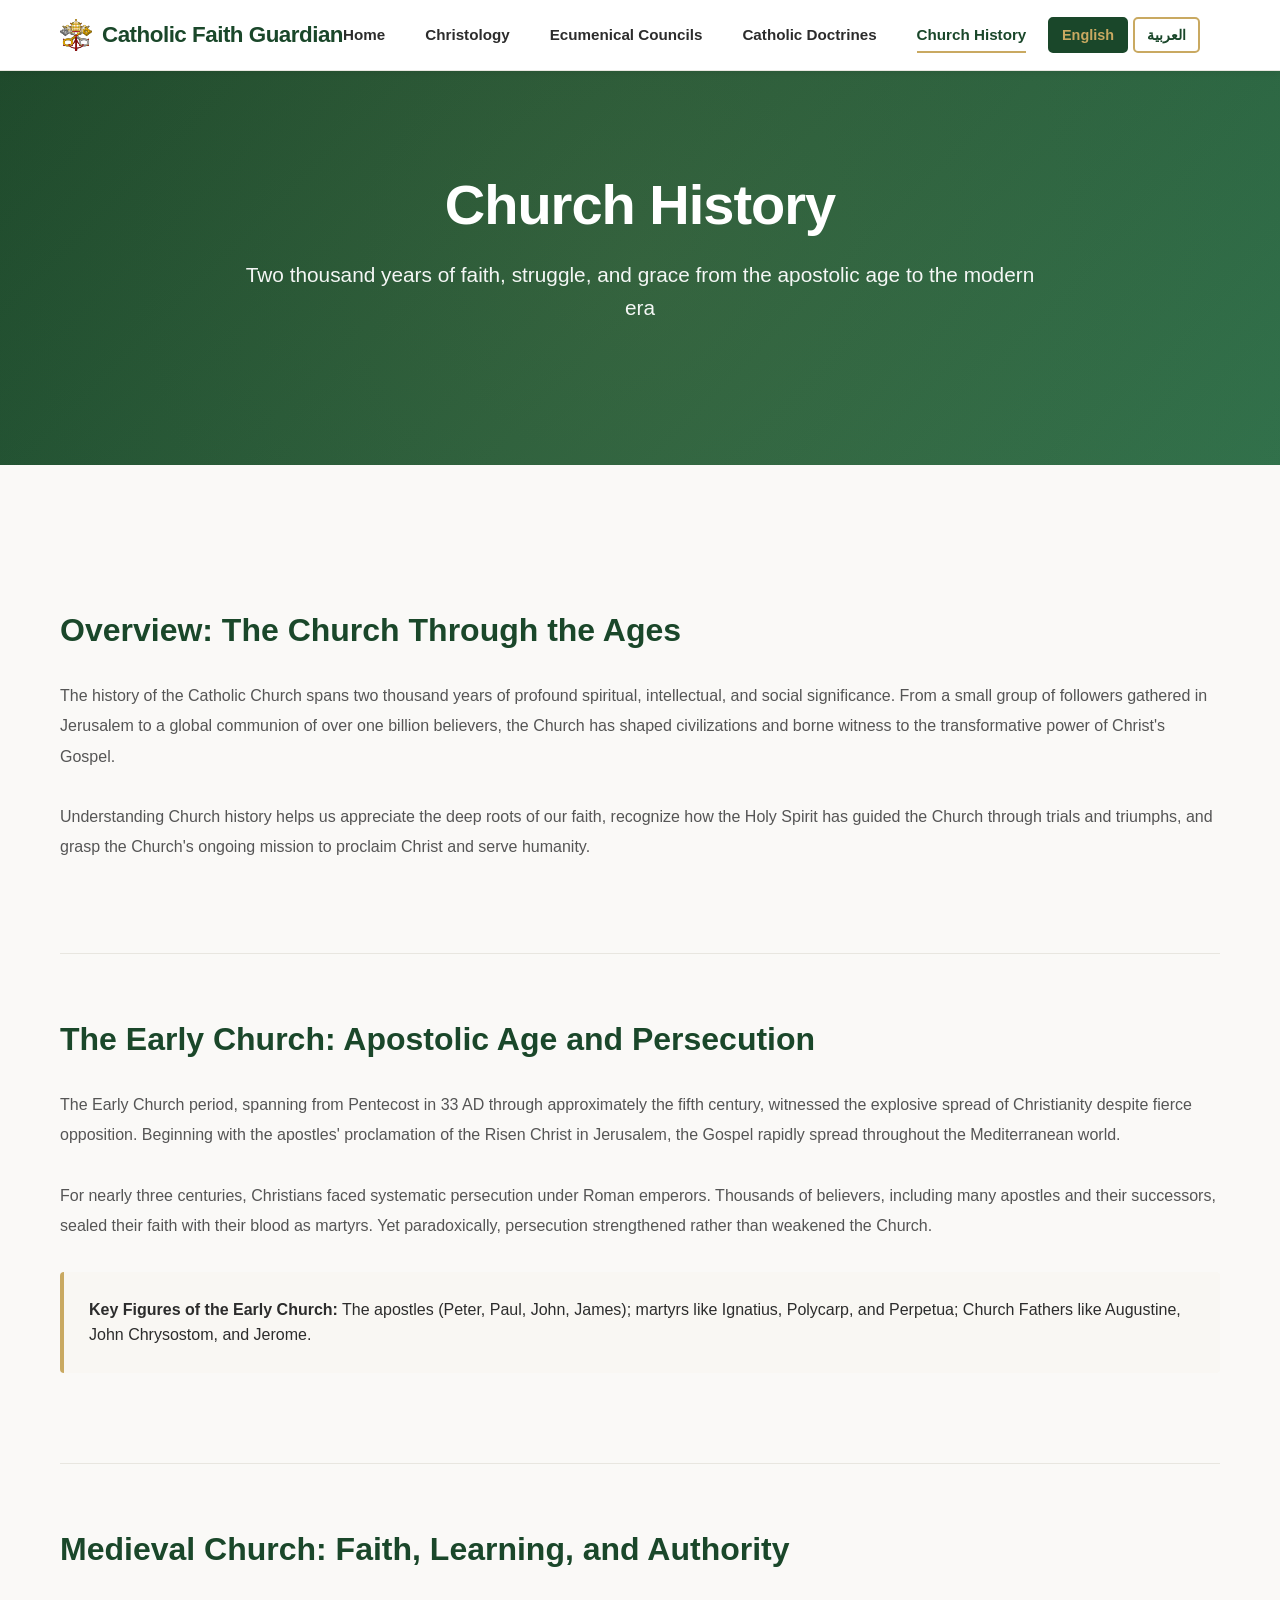
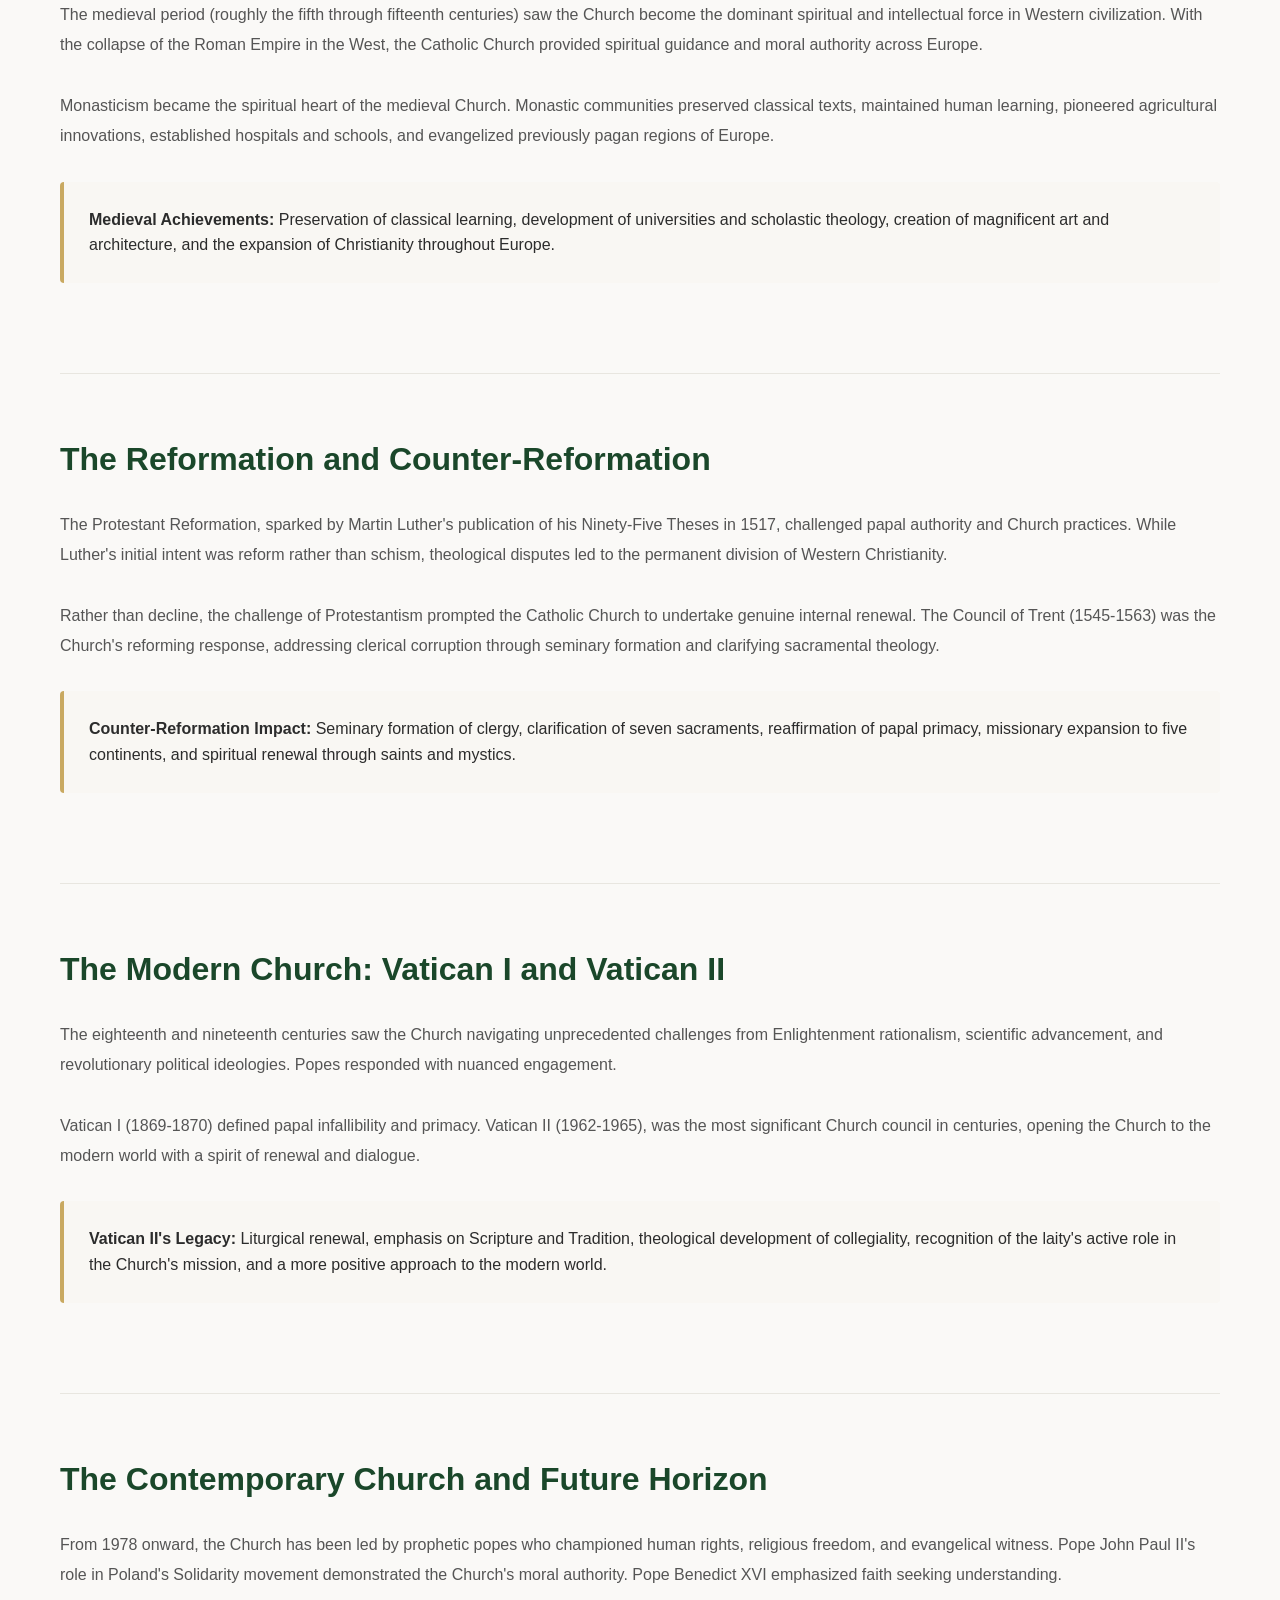
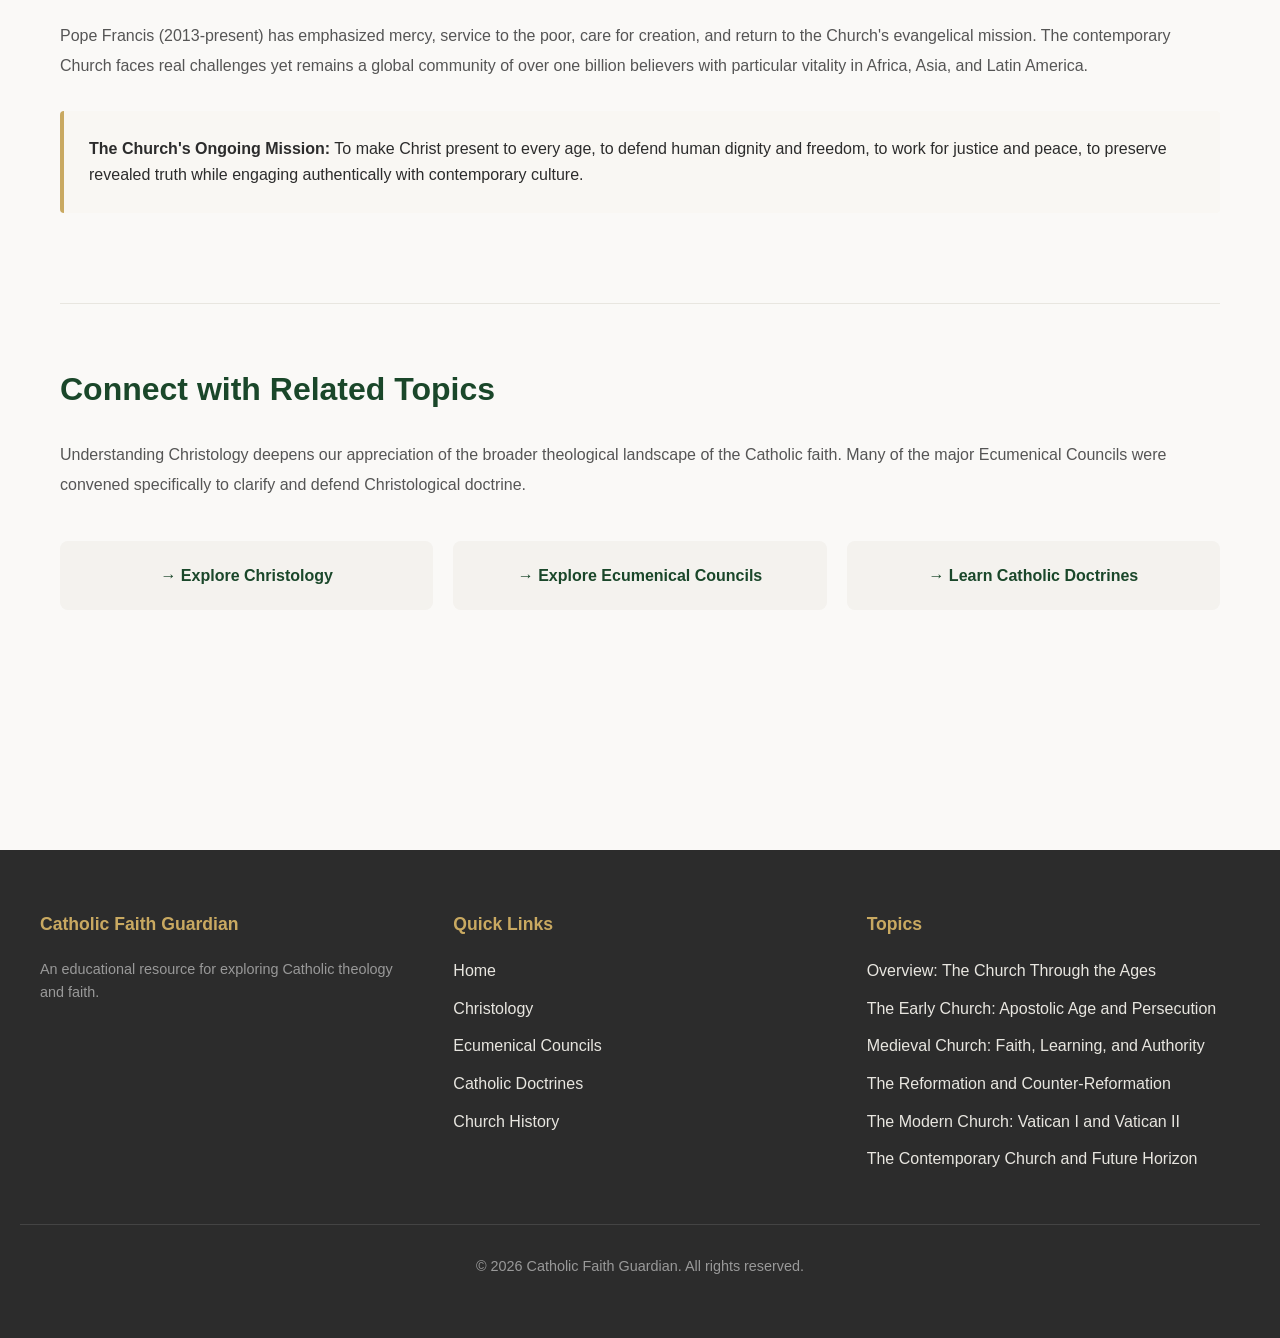
<file: history.html>
<!DOCTYPE html>
<html lang="en">
<head>
    <meta charset="UTF-8">
    <meta name="viewport" content="width=device-width, initial-scale=1.0">
    <meta name="description" content="Explore Church History - Two thousand years of faith, from the Early Church through Vatican II to the modern era.">
    <title>Church History - Catholic Faith Guardian</title>
    <link rel="stylesheet" href="style.css">
    <script src="translations.js"></script>
</head>
<body>
    <!-- Navigation Bar -->
    <nav class="navbar">
        <div class="nav-container">
            <a href="index.html" class="logo">
                <img src="Emblem_of_the_Holy_See_(no_background).svg" alt="Vatican Logo" class="logo-icon">
                <span data-i18n="homeTitle">Catholic Faith Guardian</span>
            </a>
            <ul class="nav-menu">
                <li class="nav-item">
                    <a href="index.html" class="nav-link" data-i18n="home">Home</a>
                </li>
                <li class="nav-item">
                    <a href="christology.html" class="nav-link" data-i18n="christology">Christology</a>
                </li>
                <li class="nav-item">
                    <a href="ecumenical.html" class="nav-link" data-i18n="ecumenical">Ecumenical Councils</a>
                </li>
                <li class="nav-item">
                    <a href="doctrines.html" class="nav-link" data-i18n="doctrines">Catholic Doctrines</a>
                </li>
                <li class="nav-item">
                    <a href="history.html" class="nav-link" data-i18n="history">Church History</a>
                </li>
            </ul>
            <div class="language-switcher">
                <button class="lang-btn active" data-lang="en" data-i18n="englishLang">English</button>
                <button class="lang-btn" data-lang="ar" data-i18n="arabicLang">العربية</button>
            </div>
            <div class="hamburger">
                <span></span>
                <span></span>
                <span></span>
            </div>
        </div>
    </nav>

    <!-- Hero Section -->
    <section class="hero">
        <div class="hero-content">
            <h1 class="hero-title" data-i18n="historyTitle">Church History</h1>
            <p class="hero-subtitle" data-i18n="historySubtitle">Two thousand years of faith, struggle, and grace from the apostolic age to the modern era</p>
        </div>
    </section>

    <!-- Main Content -->
    <main>
        <section class="section">
            <div class="detail-section">
                <h2 class="detail-title" id="overview" data-i18n="overviewHistory">Overview: The Church Through the Ages</h2>
                <p class="detail-content" data-i18n="overviewHistoryP1">The history of the Catholic Church spans two thousand years of profound spiritual, intellectual, and social significance. From a small group of followers gathered in Jerusalem to a global communion of over one billion believers, the Church has shaped civilizations, preserved and advanced human knowledge, championed education and social justice, and borne witness to the transformative power of Christ's Gospel across every continent and culture.</p>
                <p class="detail-content" data-i18n="overviewHistoryP2">Understanding Church history helps us appreciate the deep roots of our faith, recognize how the Holy Spirit has guided the Church through trials and triumphs, understand the development of Catholic doctrines and practices over centuries, and grasp the Church's ongoing mission to proclaim Christ and serve humanity in every age.</p>
            </div>

            <div class="detail-section">
                <h2 class="detail-title" id="early" data-i18n="earlyChurch">The Early Church: Apostolic Age and Persecution</h2>
                <p class="detail-content" data-i18n="earlyChurchP1">The Early Church period, spanning from Pentecost in 33 AD through approximately the fifth century, witnessed the explosive spread of Christianity despite fierce opposition. Beginning with the apostles' proclamation of the Risen Christ in Jerusalem, the Gospel rapidly spread throughout the Mediterranean world through missionary journeys, primarily those of St. Peter and St. Paul, establishing communities of believers in major cities from Jerusalem to Rome.</p>
                <p class="detail-content" data-i18n="earlyChurchP2">For nearly three centuries, Christians faced systematic persecution under Roman emperors who viewed Christianity as a threat to the established religious order. Thousands of believers, including many apostles and their successors, sealed their faith with their blood as martyrs. Yet paradoxically, persecution strengthened rather than weakened the Church. The witness of these martyrs—their courage, faith, and willingness to die rather than deny Christ—profoundly moved observers and attracted new converts to a faith worth dying for.</p>
                <div class="detail-highlight">
                    <strong data-i18n="earlyChurchHighlight">Key Figures of the Early Church:</strong> <span data-i18n="earlyChurchHighlightText">The apostles (Peter, Paul, John, James); martyrs like Ignatius, Polycarp, and Perpetua; Church Fathers like Augustine, John Chrysostom, and Jerome; and the countless unnamed believers who gave their lives for Christ.</span>
                </div>
            </div>

            <div class="detail-section">
                <h2 class="detail-title" id="medieval" data-i18n="medievalChurch">Medieval Church: Faith, Learning, and Authority</h2>
                <p class="detail-content" data-i18n="medievalChurchP1">The medieval period (roughly the fifth through fifteenth centuries) saw the Church become the dominant spiritual and intellectual force in Western civilization. With the collapse of the Roman Empire in the West, the Catholic Church provided the unifying principle for Christendom, offering spiritual guidance, moral authority, education, healthcare, and cultural development across Europe.</p>
                <p class="detail-content" data-i18n="medievalChurchP2">Monasticism became the spiritual heart of the medieval Church. Monastic communities, following the rule of St. Benedict and later expanded by St. Francis and St. Dominic, withdrew to contemplative life but profoundly shaped civilization. Monks meticulously copied and preserved classical texts, maintaining human learning through the Dark Ages. They pioneered agricultural innovations, established hospitals and schools, and evangelized previously pagan regions of Europe, extending the Church's reach and influence.</p>
                <div class="detail-highlight">
                    <strong data-i18n="medievalChurchHighlight">Medieval Achievements:</strong> <span data-i18n="medievalChurchHighlightText">Preservation of classical learning, development of universities and scholastic theology, creation of magnificent art and architecture, and the expansion of Christianity throughout Europe despite frequent challenges to Church authority.</span>
                </div>
            </div>

            <div class="detail-section">
                <h2 class="detail-title" id="reformation" data-i18n="reformation">The Reformation and Counter-Reformation</h2>
                <p class="detail-content" data-i18n="reformationP1">The Protestant Reformation, sparked by Martin Luther's publication of his Ninety-Five Theses in 1517, challenged papal authority and Church practices regarding indulgences, penance, and clerical celibacy. While Luther's initial intent was reform rather than schism, theological disputes over salvation, authority, and Scripture's role led to the permanent division of Western Christianity. Northern Europe, Scandinavia, and parts of the British Isles separated from Rome, fundamentally altering the Church's composition and influence.</p>
                <p class="detail-content" data-i18n="reformationP2">Rather than decline, the challenge of Protestantism prompted the Catholic Church to undertake genuine internal renewal. The Council of Trent (1545-1563) was the Church's reforming response, addressing clerical corruption through seminary formation, clarifying sacramental theology against Protestant misunderstandings, reaffirming papal authority while acknowledging need for reform, and establishing the theological and disciplinary foundations for the modern Catholic Church.</p>
                <div class="detail-highlight">
                    <strong data-i18n="reformationHighlight">Counter-Reformation Impact:</strong> <span data-i18n="reformationHighlightText">Seminary formation of clergy, clarification of seven sacraments, reaffirmation of papal primacy, missionary expansion to five continents, and spiritual renewal through saints and mystics who modeled authentic Christian living.</span>
                </div>
            </div>

            <div class="detail-section">
                <h2 class="detail-title" id="modern" data-i18n="modernChurch">The Modern Church: Vatican I and Vatican II</h2>
                <p class="detail-content" data-i18n="modernChurchP1">The eighteenth and nineteenth centuries saw the Church navigating unprecedented challenges from Enlightenment rationalism, scientific advancement, and revolutionary political ideologies that attacked religious authority and traditional institutions. Popes responded with nuanced engagement, neither rejecting modernity wholesale nor capitulating to secular ideologies. The papacy championed human dignity, workers' rights, and social justice through encyclicals like Rerum Novarum (Pope Leo XIII, 1891), establishing Catholic social teaching as a distinct voice addressing modern economic and social problems.</p>
                <p class="detail-content" data-i18n="modernChurchP2">Vatican II (1962-1965), was the most significant Church council in centuries, opening the Church to the modern world with a spirit of renewal and dialogue. It restored the vernacular Mass (replacing exclusive Latin), emphasized Scripture's centrality in spiritual life, recognized the rights and dignity of conscience, endorsed religious freedom and interfaith dialogue, reaffirmed the universal call to holiness for all (not just clergy and religious), and articulated the Church's commitment to justice and peace as essential to the Gospel.</p>
                <div class="detail-highlight">
                    <strong data-i18n="modernChurchHighlight">Vatican II's Legacy:</strong> <span data-i18n="modernChurchHighlightText">Liturgical renewal, emphasis on Scripture and Tradition, theological development of collegiality, recognition of the laity's active role in the Church's mission, and a more positive approach to the modern world.</span>
                </div>
            </div>

            <div class="detail-section">
                <h2 class="detail-title" id="contemporary" data-i18n="contemporary">The Contemporary Church and Future Horizon</h2>
                <p class="detail-content" data-i18n="contemporaryP1">From 1978 onward, the Church has been led by prophetic popes who championed human rights, religious freedom, and evangelical witness. Pope John Paul II's role in Poland's Solidarity movement demonstrated the Church's moral authority. Pope Benedict XVI emphasized faith seeking understanding.</p>
                <p class="detail-content" data-i18n="contemporaryP2">Pope Francis (2013-present) has emphasized mercy, service to the poor, care for creation, and return to the Church's evangelical mission. The contemporary Church faces real challenges yet remains a global community of over one billion believers with particular vitality in Africa, Asia, and Latin America.</p>
                <div class="detail-highlight">
                    <strong data-i18n="contemporaryHighlight">The Church's Ongoing Mission:</strong> <span data-i18n="contemporaryHighlightText">To make Christ present to every age, to defend human dignity and freedom, to work for justice and peace, to preserve revealed truth while engaging authentically with contemporary culture.</span>
                </div>
            </div>

            <div class="detail-section">
                <h2 class="detail-title" data-i18n="connectRelated">Connect with Related Topics</h2>
                <p class="detail-content" data-i18n="connectText">Church history illuminates every aspect of Catholic faith and practice. The Christological definitions developed at ecumenical councils emerged from centuries of theological development preserved in our historical tradition. The core doctrines we profess today—regarding Christ, salvation, the sacraments, Mary, and the saints—developed organically through the Church's living experience and reflection. Studying Church history deepens our understanding of how God's grace works through human weakness and how the Holy Spirit guides the Church toward all truth.</p>
                <div style="display: grid; grid-template-columns: repeat(auto-fit, minmax(250px, 1fr)); gap: 20px; margin-top: 40px;">
                    <a href="christology.html" data-i18n="exploreChristology" style="padding: 20px; background: #f4f2ee; border-radius: 8px; text-decoration: none; color: #1a472a; font-weight: 600; text-align: center; transition: all 0.3s ease; border: 2px solid transparent;" onmouseover="this.style.borderColor='#c9a961'; this.style.backgroundColor='#ffffff';" onmouseout="this.style.borderColor='transparent'; this.style.backgroundColor='#f4f2ee';">
                        → Explore Christology
                    </a>
                    <a href="ecumenical.html" data-i18n="exploreEcumenical" style="padding: 20px; background: #f4f2ee; border-radius: 8px; text-decoration: none; color: #1a472a; font-weight: 600; text-align: center; transition: all 0.3s ease; border: 2px solid transparent;" onmouseover="this.style.borderColor='#c9a961'; this.style.backgroundColor='#ffffff';" onmouseout="this.style.borderColor='transparent'; this.style.backgroundColor='#f4f2ee';">
                        → Explore Ecumenical Councils
                    </a>
                    <a href="doctrines.html" data-i18n="learnDoctrines" style="padding: 20px; background: #f4f2ee; border-radius: 8px; text-decoration: none; color: #1a472a; font-weight: 600; text-align: center; transition: all 0.3s ease; border: 2px solid transparent;" onmouseover="this.style.borderColor='#c9a961'; this.style.backgroundColor='#ffffff';" onmouseout="this.style.borderColor='transparent'; this.style.backgroundColor='#f4f2ee';">
                        → Learn Catholic Doctrines
                    </a>
                </div>
            </div>
        </section>
    </main>

    <!-- Footer -->
    <footer>
        <div class="footer-container">
            <div class="footer-section">
                <h3 data-i18n="homeTitle">Catholic Faith Guardian</h3>
                <p style="margin: 0; color: #999; font-size: 0.9rem;" data-i18n="about">An educational resource for exploring Catholic theology and faith.</p>
            </div>
            <div class="footer-section">
                <h3 data-i18n="quickLinks">Quick Links</h3>
                <ul class="footer-links">
                    <li><a href="index.html" data-i18n="home">Home</a></li>
                    <li><a href="christology.html" data-i18n="christology">Christology</a></li>
                    <li><a href="ecumenical.html" data-i18n="ecumenical">Ecumenical Councils</a></li>
                    <li><a href="doctrines.html" data-i18n="doctrines">Catholic Doctrines</a></li>
                    <li><a href="history.html" data-i18n="history">Church History</a></li>
                </ul>
            </div>
            <div class="footer-section">
                <h3 data-i18n="topics">On This Page</h3>
                <ul class="footer-links">
                    <li><a href="#overview" data-i18n="overviewHistory">Church Through the Ages</a></li>
                    <li><a href="#early" data-i18n="earlyChurch">Early Church</a></li>
                    <li><a href="#medieval" data-i18n="medievalChurch">Medieval Church</a></li>
                    <li><a href="#reformation" data-i18n="reformation">Reformation & Counter-Reformation</a></li>
                    <li><a href="#modern" data-i18n="modernChurch">Vatican I & II</a></li>
                    <li><a href="#contemporary" data-i18n="contemporary">Contemporary Church</a></li>
                </ul>
            </div>
        </div>
        <div class="footer-bottom">
            <p data-i18n="copyright">&copy; 2026 Catholic Faith Guardian. All rights reserved.</p>
        </div>
    </footer>

    <script src="script.js"></script>
</body>
</html>
</file>
<file: style.css>
/* ========================================
   Catholic Faith Guardian - Style Sheet
   Modern, Professional Educational Design
   ======================================== */

/* RTL Support for Arabic */
html[lang="ar"] {
    direction: rtl;
    text-align: right;
}

html[lang="ar"] body {
    font-family: 'Segoe UI', 'Helvetica Neue', Helvetica, Arial, 'Droid Arabic Naskh', sans-serif;
    text-align: right;
}

html[lang="ar"] .nav-container {
    flex-direction: row-reverse;
}

html[lang="ar"] .logo {
    flex-direction: row-reverse;
}

html[lang="ar"] .hamburger span {
    margin: 6px 0;
}

html[lang="ar"] h1, html[lang="ar"] h2, html[lang="ar"] h3,
html[lang="ar"] h4, html[lang="ar"] h5, html[lang="ar"] h6,
html[lang="ar"] p {
    text-align: right;
}

html[lang="ar"] ul {
    text-align: right;
}

html[lang="ar"] .detail-section {
    text-align: right;
}

html[lang="ar"] .card {
    text-align: right;
}

html[lang="ar"] .footer-container {
    text-align: right;
}

html[lang="ar"] .hero-content {
    text-align: center;
}

html[lang="ar"] .language-switcher {
    flex-direction: row-reverse;
}

/* Reset and Base Styles */
* {
    margin: 0;
    padding: 0;
    box-sizing: border-box;
}

html {
    scroll-behavior: smooth;
}

body {
    font-family: 'Segoe UI', 'Helvetica Neue', Helvetica, Arial, sans-serif;
    color: #2c2c2c;
    background-color: #faf9f7;
    line-height: 1.6;
}

/* ========================================
   NAVIGATION BAR
   ======================================== */

.navbar {
    background-color: #ffffff;
    box-shadow: 0 2px 8px rgba(0, 0, 0, 0.08);
    position: sticky;
    top: 0;
    z-index: 1000;
    border-bottom: 1px solid #e8e6e0;
}

.nav-container {
    max-width: 1200px;
    margin: 0 auto;
    padding: 0 20px;
    display: flex;
    justify-content: space-between;
    align-items: center;
    height: 70px;
}

.logo {
    font-size: 1.4rem;
    font-weight: 700;
    color: #1a472a;
    text-decoration: none;
    letter-spacing: -0.5px;
    display: flex;
    align-items: center;
    gap: 10px;
}

.logo:hover {
    color: #c9a961;
    transition: color 0.3s ease;
}

.logo-icon {
    width: 32px;
    height: 32px;
}

.nav-menu {
    display: flex;
    list-style: none;
    gap: 2.5rem;
    margin: 0;
    padding: 0;
}

.nav-item {
    position: relative;
}

.nav-link {
    color: #2c2c2c;
    text-decoration: none;
    font-weight: 600;
    font-size: 0.95rem;
    padding: 8px 0;
    transition: all 0.3s ease;
    border-bottom: 2px solid transparent;
}

.nav-link:hover {
    color: #c9a961;
    border-bottom-color: #c9a961;
}

.nav-link.active {
    color: #1a472a;
    border-bottom-color: #c9a961;
}

/* Hamburger Menu */
.hamburger {
    display: none;
    flex-direction: column;
    cursor: pointer;
    gap: 6px;
}

.hamburger span {
    width: 25px;
    height: 2.5px;
    background-color: #1a472a;
    border-radius: 2px;
    transition: all 0.3s ease;
}

.hamburger.active span:nth-child(1) {
    transform: rotate(45deg) translate(8px, 8px);
}

.hamburger.active span:nth-child(2) {
    opacity: 0;
}

.hamburger.active span:nth-child(3) {
    transform: rotate(-45deg) translate(8px, -8px);
}

/* ========================================
   HERO SECTION
   ======================================== */

.hero {
    background: linear-gradient(135deg, #1a472a 0%, #2d6f4a 100%);
    color: #ffffff;
    padding: 100px 20px;
    text-align: center;
    position: relative;
    overflow: hidden;
}

.hero::before {
    content: '';
    position: absolute;
    top: -50%;
    right: -50%;
    width: 200%;
    height: 200%;
    background: radial-gradient(circle, rgba(201, 169, 97, 0.1) 0%, transparent 70%);
    animation: float 20s ease-in-out infinite;
}

.hero-content {
    position: relative;
    z-index: 2;
    max-width: 800px;
    margin: 0 auto;
}

.hero-title {
    font-size: 3.5rem;
    font-weight: 700;
    margin-bottom: 20px;
    line-height: 1.2;
    letter-spacing: -1px;
}

.hero-subtitle {
    font-size: 1.3rem;
    margin-bottom: 40px;
    opacity: 0.95;
    font-weight: 300;
    line-height: 1.6;
}

.cta-button {
    background-color: #c9a961;
    color: #ffffff;
    padding: 14px 40px;
    font-size: 1rem;
    font-weight: 600;
    border: none;
    border-radius: 4px;
    cursor: pointer;
    transition: all 0.3s ease;
    box-shadow: 0 4px 15px rgba(201, 169, 97, 0.25);
}

.cta-button:hover {
    background-color: #d4b877;
    transform: translateY(-2px);
    box-shadow: 0 6px 20px rgba(201, 169, 97, 0.35);
}

.cta-button:active {
    transform: translateY(0);
}

@keyframes float {
    0%, 100% {
        transform: translateY(0);
    }
    50% {
        transform: translateY(20px);
    }
}

/* ========================================
   MAIN CONTENT & SECTIONS
   ======================================== */

main {
    max-width: 1200px;
    margin: 0 auto;
    padding: 0 20px;
}

.section {
    padding: 80px 0;
    border-bottom: 1px solid #e8e6e0;
}

.section:last-child {
    border-bottom: none;
    padding-bottom: 100px;
}

.section-title {
    font-size: 2.8rem;
    color: #1a472a;
    margin-bottom: 50px;
    text-align: center;
    font-weight: 700;
    letter-spacing: -0.5px;
}

.section-subtitle {
    font-size: 1.1rem;
    color: #666;
    text-align: center;
    margin-bottom: 60px;
    line-height: 1.8;
    max-width: 700px;
    margin-left: auto;
    margin-right: auto;
}

/* ========================================
   CARDS & GRID LAYOUT
   ======================================== */

.cards-grid {
    display: grid;
    grid-template-columns: repeat(auto-fit, minmax(300px, 1fr));
    gap: 30px;
    margin-bottom: 0;
}

.card {
    background: #ffffff;
    border-radius: 8px;
    padding: 40px;
    box-shadow: 0 2px 12px rgba(0, 0, 0, 0.08);
    transition: all 0.3s ease;
    border-left: 4px solid #c9a961;
    cursor: pointer;
}

.card:hover {
    transform: translateY(-8px);
    box-shadow: 0 12px 30px rgba(0, 0, 0, 0.12);
    border-left-color: #1a472a;
}

.card-title {
    font-size: 1.6rem;
    color: #1a472a;
    margin-bottom: 15px;
    font-weight: 700;
}

.card-text {
    color: #555;
    font-size: 0.95rem;
    line-height: 1.8;
    margin-bottom: 20px;
}

.card-link {
    color: #c9a961;
    text-decoration: none;
    font-weight: 600;
    font-size: 0.95rem;
    display: inline-block;
    transition: all 0.3s ease;
}

.card-link:hover {
    color: #1a472a;
    transform: translateX(5px);
}

/* ========================================
   FEATURED SECTION (Home Page)
   ======================================== */

.featured-topics {
    background-color: #f4f2ee;
    padding: 80px 0;
}

.featured-topics .section-title {
    margin-bottom: 50px;
}

/* ========================================
   EXPLORE SECTION (Home Page)
   ======================================== */

.explore-section {
    background-color: #ffffff;
    padding: 80px 0;
}

.explore-content {
    max-width: 800px;
    margin: 0 auto;
    text-align: center;
}

.explore-text {
    font-size: 1.05rem;
    color: #555;
    line-height: 1.9;
    margin-bottom: 40px;
}

.explore-button {
    background-color: #1a472a;
    color: #ffffff;
    padding: 12px 35px;
    font-size: 0.95rem;
    font-weight: 600;
    border: none;
    border-radius: 4px;
    cursor: pointer;
    transition: all 0.3s ease;
}

.explore-button:hover {
    background-color: #2d6f4a;
    transform: translateY(-2px);
}

/* ========================================
   DETAIL SECTIONS (Topic Pages)
   ======================================== */

.detail-section {
    padding: 60px 0;
    border-bottom: 1px solid #e8e6e0;
}

.detail-section:last-child {
    border-bottom: none;
}

.detail-title {
    font-size: 2rem;
    color: #1a472a;
    margin-bottom: 25px;
    font-weight: 700;
}

.detail-content {
    font-size: 1rem;
    color: #555;
    line-height: 1.9;
    margin-bottom: 30px;
}

.detail-highlight {
    background-color: #f9f7f3;
    border-left: 4px solid #c9a961;
    padding: 25px;
    margin: 30px 0;
    border-radius: 4px;
}

/* ========================================
   FOOTER
   ======================================== */

footer {
    background-color: #2c2c2c;
    color: #e8e6e0;
    padding: 60px 20px;
    margin-top: 80px;
}

.footer-container {
    max-width: 1200px;
    margin: 0 auto;
    display: grid;
    grid-template-columns: repeat(auto-fit, minmax(250px, 1fr));
    gap: 40px;
    margin-bottom: 40px;
}

.footer-section h3 {
    color: #c9a961;
    font-size: 1.1rem;
    margin-bottom: 20px;
    font-weight: 700;
}

.footer-links {
    list-style: none;
    margin: 0;
    padding: 0;
}

.footer-links li {
    margin-bottom: 12px;
}

.footer-links a {
    color: #e8e6e0;
    text-decoration: none;
    transition: color 0.3s ease;
}

.footer-links a:hover {
    color: #c9a961;
}

.footer-bottom {
    border-top: 1px solid #444;
    padding-top: 30px;
    text-align: center;
    color: #999;
    font-size: 0.9rem;
}

/* ========================================
   RESPONSIVE DESIGN - TABLET (768px)
   ======================================== */

@media (max-width: 768px) {
    .nav-menu {
        display: none;
        position: fixed;
        top: 70px;
        left: 0;
        width: 100%;
        flex-direction: column;
        background-color: #ffffff;
        gap: 0;
        box-shadow: 0 8px 16px rgba(0, 0, 0, 0.1);
        z-index: 999;
        border-bottom: 1px solid #e8e6e0;
    }

    .nav-menu.active {
        display: flex;
    }

    .nav-item {
        border-bottom: 1px solid #e8e6e0;
    }

    .nav-item:last-child {
        border-bottom: none;
    }

    .nav-link {
        display: block;
        padding: 16px 20px;
        border-bottom: none;
        border-left: 3px solid transparent;
    }

    .nav-link:hover {
        background-color: #f4f2ee;
        border-left-color: #c9a961;
        border-bottom: none;
    }

    .nav-link.active {
        background-color: #f4f2ee;
        border-left-color: #c9a961;
    }

    .hamburger {
        display: flex;
    }

    .hero {
        padding: 60px 20px;
    }

    .hero-title {
        font-size: 2.5rem;
    }

    .hero-subtitle {
        font-size: 1.1rem;
    }

    .section-title {
        font-size: 2.2rem;
    }

    .cards-grid {
        grid-template-columns: 1fr;
        gap: 25px;
    }

    .card {
        padding: 30px;
    }

    .footer-container {
        grid-template-columns: 1fr;
        gap: 30px;
    }
}

/* ========================================
   LANGUAGE SWITCHER
   ======================================== */

.language-switcher {
    display: flex;
    gap: 5px;
    align-items: center;
    margin-left: auto;
    margin-right: 20px;
}

.lang-btn {
    padding: 8px 12px;
    border: 2px solid #c9a961;
    background-color: transparent;
    color: #1a472a;
    cursor: pointer;
    font-weight: 600;
    border-radius: 5px;
    transition: all 0.3s ease;
    font-size: 0.9rem;
}

.lang-btn:hover {
    background-color: #c9a961;
    color: #ffffff;
}

.lang-btn.active {
    background-color: #1a472a;
    color: #c9a961;
    border-color: #1a472a;
}

html[lang="ar"] .language-switcher {
    margin-left: 20px;
    margin-right: auto;
}

/* ========================================
   RESPONSIVE DESIGN - MOBILE (480px)
   ======================================== */

@media (max-width: 480px) {
    .nav-container {
        height: 60px;
        padding: 0 15px;
    }

    .logo {
        font-size: 1.1rem;
    }

    .logo-icon {
        width: 28px;
        height: 28px;
    }

    .hero {
        padding: 40px 15px;
    }

    .hero-title {
        font-size: 1.8rem;
    }

    .hero-subtitle {
        font-size: 1rem;
    }

    .cta-button {
        padding: 12px 30px;
        font-size: 0.9rem;
    }

    .section {
        padding: 50px 0;
    }

    .section-title {
        font-size: 1.8rem;
        margin-bottom: 30px;
    }

    .section-subtitle {
        font-size: 0.95rem;
    }

    .card {
        padding: 20px;
    }

    .card-title {
        font-size: 1.3rem;
    }

    .card-text {
        font-size: 0.9rem;
    }

    .detail-title {
        font-size: 1.5rem;
    }

    .detail-content {
        font-size: 0.95rem;
    }

    .footer-container {
        gap: 20px;
    }

    footer {
        padding: 40px 15px;
        margin-top: 50px;
    }
}
</file>
